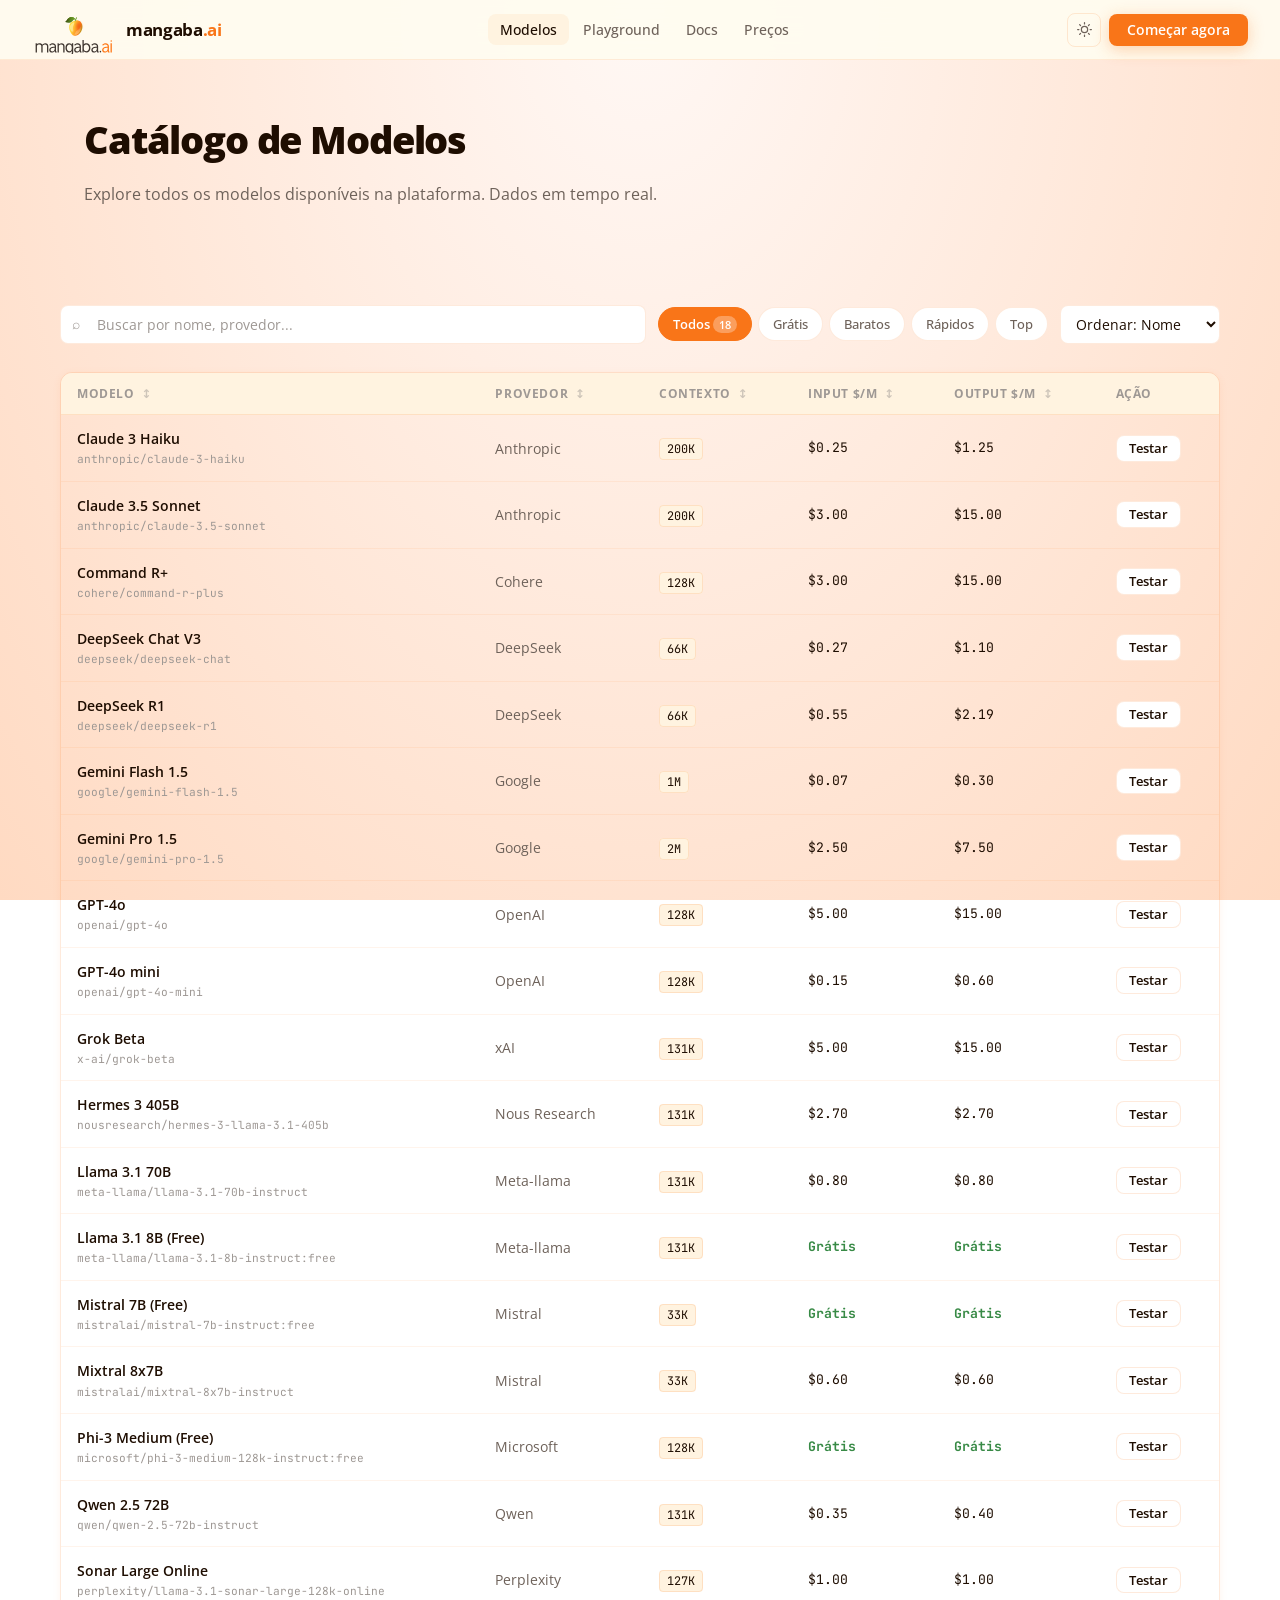
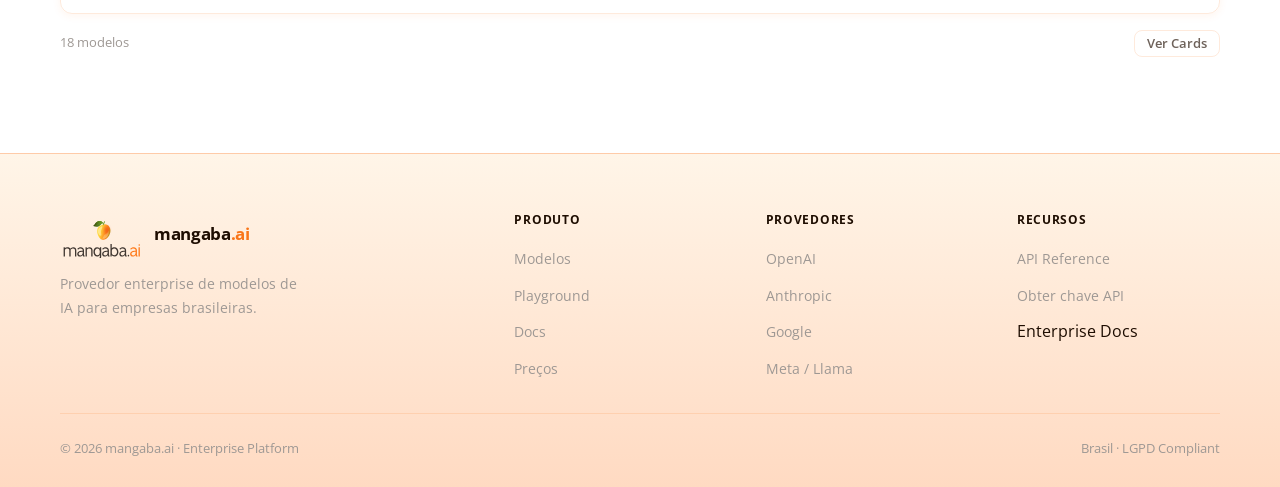
<file: models.html>
﻿<!DOCTYPE html>
<html lang="pt-BR">
<head>
  <meta charset="UTF-8">
  <meta name="viewport" content="width=device-width, initial-scale=1.0">
  <title>Catálogo de Modelos — mangaba.ai</title>
  <meta name="description" content="Explore todos os modelos de IA disponíveis na plataforma mangaba.ai.">
  <link rel="icon" type="image/svg+xml" href="favicon.svg">
  <link rel="stylesheet" href="style.css">
</head>
<body>
<script>
(function(){var s=localStorage.getItem('mangaba_theme');if(s==='dark')document.documentElement.classList.add('dark');})();
</script>
<nav class="navbar">
  <a href="index.html" class="nav-logo" style="gap:8px">
    <img src="logo.svg" alt="Mangaba AI" style="height:48px;width:auto;display:block;flex-shrink:0">
    <span class="logo-text"><span class="logo-main">mangaba</span><span class="logo-accent">.ai</span></span>
  </a>
  <ul class="nav-links">
    <li><a href="models.html" class="active">Modelos</a></li>
    <li><a href="playground.html">Playground</a></li>
    <li><a href="docs.html">Docs</a></li>
    <li><a href="index.html#pricing">Preços</a></li>
  </ul>
  <div class="nav-actions">
    <button class="theme-toggle" id="themeToggle" aria-label="Alternar tema"><svg id="themeIcon" width="15" height="15" viewBox="0 0 24 24" fill="none" stroke="currentColor" stroke-width="2" stroke-linecap="round" stroke-linejoin="round"><circle cx="12" cy="12" r="5"/><path d="M12 1v2M12 21v2M4.22 4.22l1.42 1.42M18.36 18.36l1.42 1.42M1 12h2M21 12h2M4.22 19.78l1.42-1.42M18.36 5.64l1.42-1.42"/></svg></button>
    <a href="playground.html" class="btn btn-primary">Começar agora</a>
  </div>
  <button class="hamburger" aria-label="Menu"><span></span><span></span><span></span></button>
</nav>
<div class="mobile-menu">
  <a href="index.html">Início</a>
  <a href="models.html">Modelos</a>
  <a href="playground.html">Playground</a>
  <a href="docs.html">Documentação</a>
  <a href="playground.html" class="btn btn-primary" style="margin-top:8px;justify-content:center">Começar agora</a>
</div>

<div style="padding:48px 24px 0;max-width:1160px;margin:0 auto">
  <h1 style="font-size:clamp(1.8rem,3.5vw,2.4rem);font-weight:800;margin-bottom:10px;letter-spacing:-0.03em;color:var(--foreground)">Catálogo de Modelos</h1>
  <p style="color:var(--foreground-muted);font-size:1rem;line-height:1.7">Explore todos os modelos disponíveis na plataforma. Dados em tempo real.</p>
</div>

<main class="section">
  <div class="container">
    <div class="search-bar">
      <div class="search-input-wrap">
        <span class="search-icon">⌕</span>
        <input type="text" class="search-input" id="modelSearch" placeholder="Buscar por nome, provedor...">
      </div>
      <div class="filter-tabs">
        <button class="filter-tab active" data-filter="all">Todos <span class="model-count-badge" id="countAll">...</span></button>
        <button class="filter-tab" data-filter="free">Grátis</button>
        <button class="filter-tab" data-filter="cheap">Baratos</button>
        <button class="filter-tab" data-filter="fast">Rápidos</button>
        <button class="filter-tab" data-filter="top">Top</button>
      </div>
      <div>
        <select class="form-control" id="sortSelect" style="width:auto;min-width:160px;background:var(--background-card);border-color:var(--border);color:var(--foreground)">
          <option value="name">Ordenar: Nome</option>
          <option value="price_asc">Preço: Menor</option>
          <option value="price_desc">Preço: Maior</option>
          <option value="context">Contexto</option>
        </select>
      </div>
    </div>
    <div class="models-table-wrap">
      <table class="models-table" id="modelsTable">
        <thead>
          <tr>
            <th data-sort="name">Modelo <span class="sort-arrow">↕</span></th>
            <th data-sort="provider">Provedor <span class="sort-arrow">↕</span></th>
            <th data-sort="context">Contexto <span class="sort-arrow">↕</span></th>
            <th data-sort="input">Input $/M <span class="sort-arrow">↕</span></th>
            <th data-sort="output">Output $/M <span class="sort-arrow">↕</span></th>
            <th>Ação</th>
          </tr>
        </thead>
        <tbody id="modelsTableBody">
          <tr><td colspan="6" style="text-align:center;padding:48px;color:var(--foreground-faint)">Carregando modelos...</td></tr>
        </tbody>
      </table>
    </div>
    <div id="modelsGrid" class="models-grid" style="margin-top:20px;display:none"></div>
    <div style="margin-top:16px;display:flex;justify-content:space-between;align-items:center">
      <span id="modelCount" style="font-size:0.82rem;color:var(--foreground-faint)"></span>
      <div style="display:flex;gap:8px">
        <button class="btn btn-ghost btn-sm" id="toggleView" onclick="toggleView()">Ver Cards</button>
      </div>
    </div>
  </div>
</main>

<footer class="footer">
  <div class="footer-grid">
    <div class="footer-brand">
      <a href="index.html" class="nav-logo">
        <img src="logo.svg" alt="Mangaba AI" style="height:48px;width:auto;display:block;flex-shrink:0">
        <span class="logo-text"><span class="logo-main">mangaba</span><span class="logo-accent">.ai</span></span>
      </a>
      <p>Provedor enterprise de modelos de IA para empresas brasileiras.</p>
    </div>
    <div class="footer-col"><h4>Produto</h4><ul><li><a href="models.html">Modelos</a></li><li><a href="playground.html">Playground</a></li><li><a href="docs.html">Docs</a></li><li><a href="index.html#pricing">Preços</a></li></ul></div>
    <div class="footer-col"><h4>Provedores</h4><ul><li><a href="#">OpenAI</a></li><li><a href="#">Anthropic</a></li><li><a href="#">Google</a></li><li><a href="#">Meta / Llama</a></li></ul></div>
    <div class="footer-col"><h4>Recursos</h4><ul><li><a href="docs.html">API Reference</a></li><li><a href="https://openrouter.ai/keys" target="_blank">Obter chave API</a></li><li>Enterprise Docs</li></ul></div>
  </div>
  <div class="footer-bottom">
    <span>© 2026 mangaba.ai · Enterprise Platform</span>
    <span>Brasil · LGPD Compliant</span>
  </div>
</footer>

<div id="toast-container"></div>
<script src="script.js"></script>
<script>
// Dark mode toggle
(function(){
  function updateIcon(){var d=document.documentElement.classList.contains('dark');var el=document.getElementById('themeIcon');if(el)el.innerHTML=d?'<path d="M21 12.79A9 9 0 1 1 11.21 3 7 7 0 0 0 21 12.79z" fill="currentColor" stroke="none"/>':'<circle cx="12" cy="12" r="5"/><path d="M12 1v2M12 21v2M4.22 4.22l1.42 1.42M18.36 18.36l1.42 1.42M1 12h2M21 12h2M4.22 19.78l1.42-1.42M18.36 5.64l1.42-1.42"/>';}
  updateIcon();
  var btn=document.getElementById('themeToggle');if(btn)btn.addEventListener('click',function(){document.documentElement.classList.toggle('dark');localStorage.setItem('mangaba_theme',document.documentElement.classList.contains('dark')?'dark':'light');updateIcon();});
})();
</script>
<script>
(function() {
  var allModels = [];
  var filteredModels = [];
  var currentFilter = 'all';
  var searchQuery = '';
  var sortBy = 'name';
  var tableView = true;

  function formatPriceTable(str) {
    var p = parseFloat(str);
    if (isNaN(p) || p === 0) return '<span class="price-free">Grátis</span>';
    var m = p * 1000000;
    if (m < 0.01) return '$' + m.toFixed(4);
    return '$' + m.toFixed(2);
  }

  function getFilteredSorted() {
    var result = allModels.slice();
    if (searchQuery) {
      var q = searchQuery.toLowerCase();
      result = result.filter(function(m) {
        return (m.name||'').toLowerCase().includes(q) || (m.id||'').toLowerCase().includes(q) || getProvider(m).toLowerCase().includes(q);
      });
    }
    if (currentFilter !== 'all') {
      result = result.filter(function(m) {
        var price = parseFloat(m.pricing && m.pricing.prompt || '0');
        if (currentFilter === 'free') return price === 0;
        if (currentFilter === 'cheap') return price > 0 && price * 1000000 < 0.5;
        if (currentFilter === 'fast') { var id = m.id||''; return id.includes('flash')||id.includes('haiku')||id.includes('mini')||id.includes('turbo'); }
        if (currentFilter === 'top') { var id = m.id||''; return id.includes('gpt-4o')||id.includes('claude-3.5')||id.includes('gemini-pro')||id.includes('70b')||id.includes('405b'); }
        return true;
      });
    }
    result.sort(function(a,b) {
      if (sortBy === 'name') return (a.name||'').localeCompare(b.name||'');
      if (sortBy === 'provider') return getProvider(a).localeCompare(getProvider(b));
      if (sortBy === 'context') return (b.context_length||0) - (a.context_length||0);
      if (sortBy === 'input' || sortBy === 'price_asc') return parseFloat(a.pricing&&a.pricing.prompt||'0') - parseFloat(b.pricing&&b.pricing.prompt||'0');
      if (sortBy === 'output' || sortBy === 'price_desc') return parseFloat(b.pricing&&b.pricing.prompt||'0') - parseFloat(a.pricing&&a.pricing.prompt||'0');
      return 0;
    });
    return result;
  }

  function renderTable(models) {
    var tbody = document.getElementById('modelsTableBody');
    if (!models.length) { tbody.innerHTML = '<tr><td colspan="6" style="text-align:center;padding:48px;color:var(--foreground-faint)">Nenhum modelo encontrado</td></tr>'; return; }
    tbody.innerHTML = models.map(function(m) {
      var provider = getProvider(m);
      var ctx = formatContext(m.context_length||(m.top_provider&&m.top_provider.context_length)||0);
      var inp = formatPriceTable(m.pricing&&m.pricing.prompt||'0');
      var out = formatPriceTable(m.pricing&&m.pricing.completion||'0');
      var shortName = (m.name||m.id||'').replace(/^[^/]+\//,'');
      return '<tr>' +
        '<td><div class="model-name-cell">' + shortName + '</div><div style="font-size:0.7rem;color:var(--foreground-faint);font-family:var(--font-mono)">' + (m.id||'') + '</div></td>' +
        '<td style="color:var(--foreground-muted);font-size:0.875rem">' + provider + '</td>' +
        '<td><span class="ctx-badge">' + ctx + '</span></td>' +
        '<td class="price-cell">' + inp + '</td>' +
        '<td class="price-cell">' + out + '</td>' +
        '<td><a href="playground.html?model=' + encodeURIComponent(m.id) + '" class="btn btn-sm btn-secondary">Testar</a></td>' +
        '</tr>';
    }).join('');
  }

  function render() {
    filteredModels = getFilteredSorted();
    document.getElementById('modelCount').textContent = filteredModels.length + ' modelos';
    document.getElementById('countAll').textContent = allModels.length;
    if (tableView) {
      renderTable(filteredModels);
    } else {
      renderModelCards(filteredModels, document.getElementById('modelsGrid'));
    }
  }

  window.toggleView = function() {
    tableView = !tableView;
    document.getElementById('modelsTable').style.display = tableView ? '' : 'none';
    document.getElementById('modelsGrid').style.display = tableView ? 'none' : 'grid';
    document.getElementById('toggleView').textContent = tableView ? 'Ver Cards' : 'Ver Tabela';
    render();
  };

  document.getElementById('modelSearch').addEventListener('input', function(e) { searchQuery = e.target.value; render(); });
  document.getElementById('sortSelect').addEventListener('change', function(e) { sortBy = e.target.value; render(); });
  document.querySelectorAll('.filter-tab').forEach(function(tab) {
    tab.addEventListener('click', function() {
      document.querySelectorAll('.filter-tab').forEach(function(t) { t.classList.remove('active'); });
      tab.classList.add('active');
      currentFilter = tab.dataset.filter;
      render();
    });
  });
  document.querySelectorAll('th[data-sort]').forEach(function(th) {
    th.addEventListener('click', function() {
      sortBy = th.dataset.sort;
      document.querySelectorAll('th').forEach(function(t) { t.classList.remove('sorted'); });
      th.classList.add('sorted');
      render();
    });
  });

  // Skeleton loading row
  var tbody = document.getElementById('modelsTableBody');
  tbody.innerHTML = '<tr><td colspan="6" style="text-align:center;padding:48px"><div style="display:inline-block;width:200px;height:12px;background:linear-gradient(90deg,var(--background-subtle) 25%,var(--border) 50%,var(--background-subtle) 75%);background-size:200% 100%;animation:shimmer 1.4s infinite;border-radius:4px"></div></td></tr>';

  fetchModels().then(function(models) {
    allModels = models;
    render();
  });

  // Hamburger
  var hamburger = document.querySelector('.hamburger');
  var mobileMenu = document.querySelector('.mobile-menu');
  if (hamburger) hamburger.addEventListener('click', function() { mobileMenu.classList.toggle('open'); });
})();
</script>
</body>
</html>
</file>
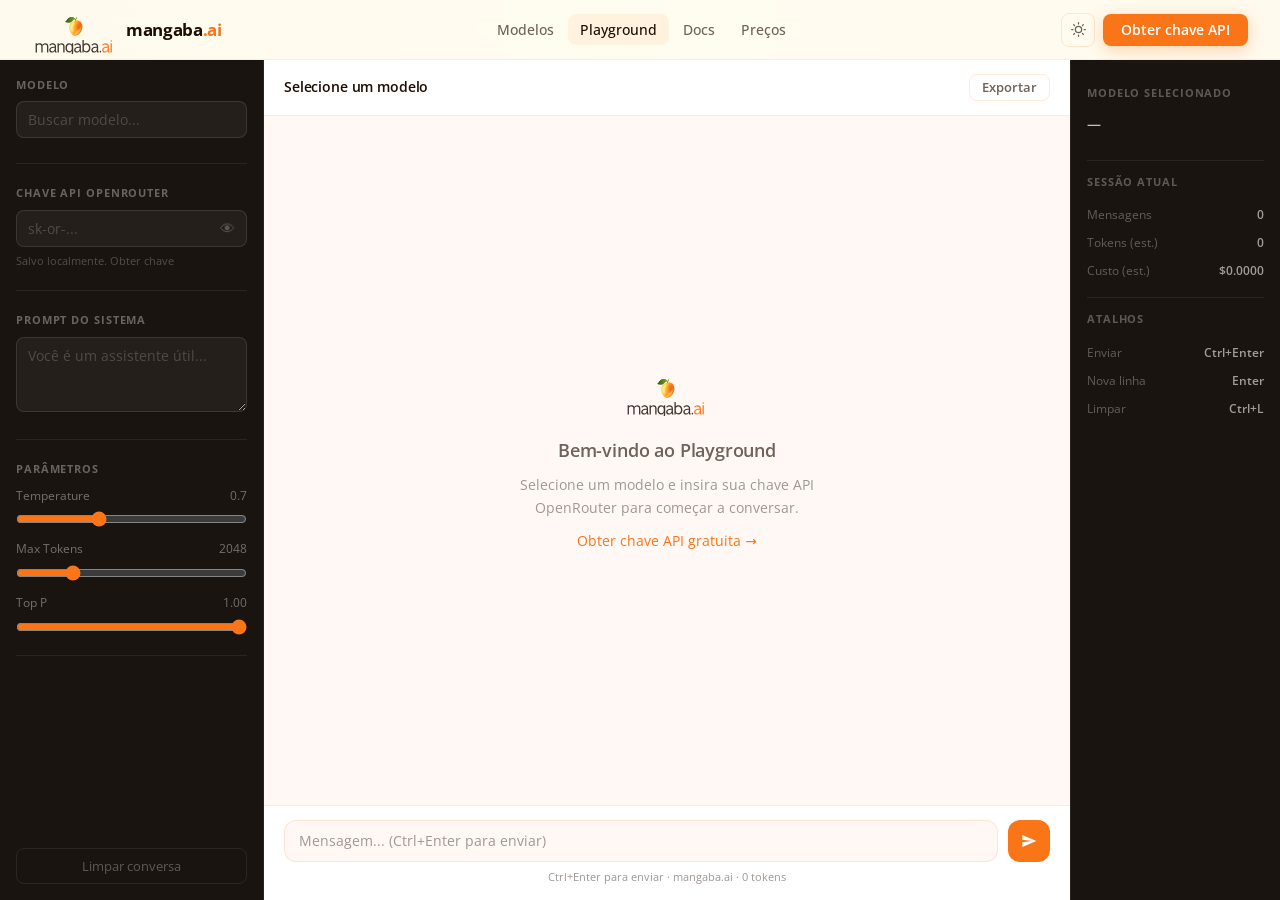
<file: playground.html>
﻿<!DOCTYPE html>
<html lang="pt-BR">
<head>
  <meta charset="UTF-8">
  <meta name="viewport" content="width=device-width, initial-scale=1.0">
  <title>Playground — mangaba.ai</title>
  <link rel="icon" type="image/svg+xml" href="favicon.svg">
  <link rel="stylesheet" href="style.css">
  <style>
    body { overflow: hidden; }
  </style>
</head>
<body class="playground-page">
<script>(function(){var s=localStorage.getItem('mangaba_theme');if(s==='dark')document.documentElement.classList.add('dark');})();</script>
<nav class="navbar">
  <a href="index.html" class="nav-logo">
    <img src="logo.svg" alt="Mangaba AI" style="height:48px;width:auto;display:block;flex-shrink:0">
    <span class="logo-text"><span class="logo-main">mangaba</span><span class="logo-accent">.ai</span></span>
  </a>
  <ul class="nav-links">
    <li><a href="models.html">Modelos</a></li>
    <li><a href="playground.html" class="active">Playground</a></li>
    <li><a href="docs.html">Docs</a></li>
    <li><a href="index.html#pricing">Preços</a></li>
  </ul>
  <div class="nav-actions">
    <button class="theme-toggle" id="themeToggle" aria-label="Alternar tema"><svg id="themeIcon" width="15" height="15" viewBox="0 0 24 24" fill="none" stroke="currentColor" stroke-width="2" stroke-linecap="round" stroke-linejoin="round"><circle cx="12" cy="12" r="5"/><path d="M12 1v2M12 21v2M4.22 4.22l1.42 1.42M18.36 18.36l1.42 1.42M1 12h2M21 12h2M4.22 19.78l1.42-1.42M18.36 5.64l1.42-1.42"/></svg></button>
    <a href="https://openrouter.ai/keys" target="_blank" class="btn btn-primary">Obter chave API</a>
  </div>
  <button class="hamburger" aria-label="Menu"><span></span><span></span><span></span></button>
</nav>
<div class="mobile-menu">
  <a href="index.html">Início</a>
  <a href="models.html">Modelos</a>
  <a href="playground.html">Playground</a>
  <a href="docs.html">Documentação</a>
</div>

<div class="playground-layout">
  <!-- LEFT SIDEBAR — dark like Claude -->
  <div class="playground-sidebar" id="sidebar">
    <div>
      <div class="sidebar-label">Modelo</div>
      <div class="model-search-dropdown">
        <input type="text" class="form-control" id="modelSearchInput" placeholder="Buscar modelo..." autocomplete="off">
        <div class="model-search-list" id="modelDropdown"></div>
      </div>
      <div style="font-size:0.72rem;color:rgba(250,249,245,0.3);margin-top:5px" id="selectedModelInfo"></div>
    </div>
    <hr class="separator">
    <div>
      <div class="sidebar-label">Chave API OpenRouter</div>
      <div class="form-group">
        <div class="api-key-wrap">
          <input type="password" class="form-control" id="apiKeyInput" placeholder="sk-or-...">
          <button class="api-key-toggle" onclick="toggleApiKey()" title="Mostrar/ocultar">👁</button>
        </div>
        <div style="font-size:0.7rem;color:rgba(250,249,245,0.25);margin-top:5px">Salvo localmente. <a href="https://openrouter.ai/keys" target="_blank" style="color:var(--accent)">Obter chave</a></div>
      </div>
    </div>
    <hr class="separator">
    <div>
      <div class="sidebar-label">Prompt do Sistema</div>
      <textarea class="form-control" id="systemPrompt" placeholder="Você é um assistente útil..." rows="3"></textarea>
    </div>
    <hr class="separator">
    <div>
      <div class="sidebar-label">Parâmetros</div>
      <div class="form-group">
        <div class="slider-group">
          <div class="slider-label"><span>Temperature</span><span id="tempVal">0.7</span></div>
          <input type="range" id="temperature" min="0" max="2" step="0.1" value="0.7" oninput="document.getElementById('tempVal').textContent=this.value">
        </div>
      </div>
      <div class="form-group" style="margin-top:12px">
        <div class="slider-group">
          <div class="slider-label"><span>Max Tokens</span><span id="maxTokVal">2048</span></div>
          <input type="range" id="maxTokens" min="256" max="8192" step="256" value="2048" oninput="document.getElementById('maxTokVal').textContent=this.value">
        </div>
      </div>
      <div class="form-group" style="margin-top:12px">
        <div class="slider-group">
          <div class="slider-label"><span>Top P</span><span id="topPVal">1.00</span></div>
          <input type="range" id="topP" min="0" max="1" step="0.05" value="1" oninput="document.getElementById('topPVal').textContent=parseFloat(this.value).toFixed(2)">
        </div>
      </div>
    </div>
    <hr class="separator">
    <button class="clear-btn" onclick="clearChat()">Limpar conversa</button>
  </div>

  <!-- MAIN CHAT -->
  <div class="playground-main">
    <div class="chat-header">
      <div>
        <div class="chat-model-name" id="chatModelName">Selecione um modelo</div>
        <div class="chat-stats" id="chatStats"></div>
      </div>
      <div style="display:flex;gap:8px">
        <button class="btn btn-ghost btn-sm" onclick="exportChat()">Exportar</button>
        <button class="btn btn-ghost btn-sm" id="mobileMenuBtn" onclick="toggleSidebar()" style="display:none">Config</button>
      </div>
    </div>
    <div class="chat-messages" id="chatMessages">
      <div class="chat-welcome">
        <div style="margin-bottom:20px">
          <img src="logo.svg" alt="Mangaba AI" style="height:48px;width:auto;display:block;flex-shrink:0">
        </div>
        <h3>Bem-vindo ao Playground</h3>
        <p>Selecione um modelo e insira sua chave API OpenRouter para começar a conversar.</p>
        <p style="margin-top:10px"><a href="https://openrouter.ai/keys" target="_blank">Obter chave API gratuita →</a></p>
      </div>
    </div>
    <div class="chat-input-area">
      <div class="chat-input-row">
        <textarea class="chat-input" id="chatInput" placeholder="Mensagem... (Ctrl+Enter para enviar)" rows="1"></textarea>
        <button class="send-btn" id="sendBtn" onclick="sendMessage()" title="Enviar">
          <svg width="16" height="16" viewBox="0 0 24 24" fill="currentColor"><path d="M2.01 21L23 12 2.01 3 2 10l15 2-15 2z"/></svg>
        </button>
      </div>
      <div style="font-size:0.7rem;color:var(--foreground-faint);margin-top:6px;text-align:center">
        Ctrl+Enter para enviar · mangaba.ai · <span id="tokenCount">0 tokens</span>
      </div>
    </div>
  </div>

  <!-- RIGHT PANEL -->
  <div class="playground-right model-info-panel">
    <div class="info-section">
      <div class="info-title">Modelo Selecionado</div>
      <div id="rightModelName" style="font-weight:600;font-size:0.875rem;color:rgba(250,249,245,0.75);margin-bottom:12px">—</div>
      <div id="rightModelDetails"></div>
    </div>
    <hr class="separator">
    <div class="info-section">
      <div class="info-title">Sessão Atual</div>
      <div class="info-row"><span class="info-key">Mensagens</span><span class="info-val" id="msgCount">0</span></div>
      <div class="info-row"><span class="info-key">Tokens (est.)</span><span class="info-val" id="tokenCountRight">0</span></div>
      <div class="info-row"><span class="info-key">Custo (est.)</span><span class="info-val" id="costEstimate">$0.0000</span></div>
    </div>
    <hr class="separator">
    <div class="info-section">
      <div class="info-title">Atalhos</div>
      <div class="info-row"><span class="info-key">Enviar</span><span class="info-val">Ctrl+Enter</span></div>
      <div class="info-row"><span class="info-key">Nova linha</span><span class="info-val">Enter</span></div>
      <div class="info-row"><span class="info-key">Limpar</span><span class="info-val">Ctrl+L</span></div>
    </div>
  </div>
</div>

<div id="toast-container"></div>
<script src="script.js"></script>
<script>
(function(){function updateIcon(){var d=document.documentElement.classList.contains('dark');var el=document.getElementById('themeIcon');if(el)el.innerHTML=d?'<path d="M21 12.79A9 9 0 1 1 11.21 3 7 7 0 0 0 21 12.79z" fill="currentColor" stroke="none"/>':'<circle cx="12" cy="12" r="5"/><path d="M12 1v2M12 21v2M4.22 4.22l1.42 1.42M18.36 18.36l1.42 1.42M1 12h2M21 12h2M4.22 19.78l1.42-1.42M18.36 5.64l1.42-1.42"/>';}
updateIcon();
var btn=document.getElementById('themeToggle');if(btn)btn.addEventListener('click',function(){document.documentElement.classList.toggle('dark');localStorage.setItem('mangaba_theme',document.documentElement.classList.contains('dark')?'dark':'light');updateIcon();});})();
</script>
<script>
var selectedModel = null;
var allModels = [];
var messages = [];
var totalTokens = 0;
var isStreaming = false;

if (window.innerWidth <= 768) {
  document.getElementById('mobileMenuBtn').style.display = 'flex';
}
window.toggleSidebar = function() {
  document.getElementById('sidebar').classList.toggle('mobile-open');
};

var savedKey = localStorage.getItem('mangaba_api_key') || '';
document.getElementById('apiKeyInput').value = savedKey;
document.getElementById('apiKeyInput').addEventListener('change', function() {
  localStorage.setItem('mangaba_api_key', this.value);
});

window.toggleApiKey = function() {
  var inp = document.getElementById('apiKeyInput');
  inp.type = inp.type === 'password' ? 'text' : 'password';
};

var modelSearchInput = document.getElementById('modelSearchInput');
var modelDropdown = document.getElementById('modelDropdown');

function renderDropdown(models) {
  if (!models.length) {
    modelDropdown.innerHTML = '<div class="model-option" style="color:rgba(250,249,245,0.3)">Nenhum modelo encontrado</div>';
    modelDropdown.classList.add('open');
    return;
  }
  modelDropdown.innerHTML = models.slice(0, 50).map(function(m) {
    var shortName = (m.name || m.id || '').replace(/^[^\/]+\//, '');
    var provider = getProvider(m);
    var price = formatPricePlain(m.pricing && m.pricing.prompt || '0');
    return '<div class="model-option" data-id="' + (m.id||'') + '">' +
      '<div class="model-option-name">' + shortName + '</div>' +
      '<div class="model-option-sub">' + provider + ' · ' + price + '</div>' +
      '</div>';
  }).join('');
  modelDropdown.classList.add('open');
}

modelSearchInput.addEventListener('input', function() {
  var q = this.value.toLowerCase();
  if (!q) { modelDropdown.classList.remove('open'); return; }
  renderDropdown(allModels.filter(function(m) {
    return (m.name||'').toLowerCase().includes(q) || (m.id||'').toLowerCase().includes(q);
  }));
});

modelSearchInput.addEventListener('focus', function() {
  if (allModels.length && !this.value) renderDropdown(allModels.slice(0, 20));
});

document.addEventListener('click', function(e) {
  if (!modelSearchInput.contains(e.target) && !modelDropdown.contains(e.target)) {
    modelDropdown.classList.remove('open');
  }
});

modelDropdown.addEventListener('click', function(e) {
  var opt = e.target.closest('.model-option');
  if (!opt || !opt.dataset.id) return;
  selectedModel = allModels.find(function(m) { return m.id === opt.dataset.id; });
  if (selectedModel) {
    var shortName = (selectedModel.name || selectedModel.id || '').replace(/^[^\/]+\//, '');
    modelSearchInput.value = shortName;
    modelDropdown.classList.remove('open');
    updateModelInfo();
    showToast('Modelo: ' + shortName, 'success');
  }
});

function updateModelInfo() {
  if (!selectedModel) return;
  var shortName = (selectedModel.name || selectedModel.id || '').replace(/^[^\/]+\//, '');
  document.getElementById('chatModelName').textContent = shortName;
  document.getElementById('rightModelName').textContent = shortName;
  var ctx = formatContext(selectedModel.context_length || 0);
  var inp = formatPricePlain(selectedModel.pricing && selectedModel.pricing.prompt || '0');
  var out = formatPricePlain(selectedModel.pricing && selectedModel.pricing.completion || '0');
  document.getElementById('rightModelDetails').innerHTML =
    '<div class="info-row"><span class="info-key">Contexto</span><span class="info-val">' + ctx + '</span></div>' +
    '<div class="info-row"><span class="info-key">Input</span><span class="info-val">' + inp + '</span></div>' +
    '<div class="info-row"><span class="info-key">Output</span><span class="info-val">' + out + '</span></div>';
  document.getElementById('selectedModelInfo').textContent = getProvider(selectedModel) + ' · ' + ctx;
}

var urlParams = new URLSearchParams(window.location.search);
var modelParam = urlParams.get('model');

fetchModels().then(function(models) {
  allModels = models;
  if (modelParam) {
    selectedModel = models.find(function(m) { return m.id === modelParam; });
    if (selectedModel) {
      modelSearchInput.value = (selectedModel.name || selectedModel.id || '').replace(/^[^\/]+\//, '');
      updateModelInfo();
    }
  }
});

function appendMessage(role, content) {
  var welcome = document.querySelector('.chat-welcome');
  if (welcome) welcome.remove();
  var container = document.getElementById('chatMessages');
  var div = document.createElement('div');
  div.className = 'message ' + role;
  div.innerHTML = '<div class="message-role">' + (role === 'user' ? 'Você' : (selectedModel ? (selectedModel.name||'').replace(/^[^\/]+\//,'') : 'Assistente')) + '</div>' +
    '<div class="message-bubble" id="msg-' + messages.length + '">' + escapeHtml(content) + '</div>' +
    '<div class="message-actions"><button class="msg-action-btn" onclick="copyMsg(this)">Copiar</button></div>';
  container.appendChild(div);
  container.scrollTop = container.scrollHeight;
  return div.querySelector('.message-bubble');
}

function appendStreamingMessage() {
  var welcome = document.querySelector('.chat-welcome');
  if (welcome) welcome.remove();
  var container = document.getElementById('chatMessages');
  var div = document.createElement('div');
  div.className = 'message assistant';
  var modelName = selectedModel ? (selectedModel.name||'').replace(/^[^\/]+\//,'') : 'Assistente';
  div.innerHTML = '<div class="message-role">' + modelName + '</div>' +
    '<div class="message-bubble" id="streaming-bubble"></div>' +
    '<div class="message-actions"><button class="msg-action-btn" onclick="copyMsg(this)">Copiar</button></div>';
  container.appendChild(div);
  container.scrollTop = container.scrollHeight;
  return document.getElementById('streaming-bubble');
}

function escapeHtml(text) {
  return text.replace(/&/g,'&amp;').replace(/</g,'&lt;').replace(/>/g,'&gt;').replace(/"/g,'&quot;');
}

window.copyMsg = function(btn) {
  var bubble = btn.closest('.message').querySelector('.message-bubble');
  copyToClipboard(bubble.textContent);
};

window.clearChat = function() {
  messages = [];
  totalTokens = 0;
  document.getElementById('chatMessages').innerHTML =
    '<div class="chat-welcome">' +
    '<div style="margin-bottom:20px"><img src="logo.svg" alt="Mangaba AI" style="height:48px;width:auto;display:block;flex-shrink:0"></div>' +
    '<h3>Conversa limpa</h3><p>Comece uma nova conversa!</p></div>';
  updateStats();
};

window.exportChat = function() {
  if (!messages.length) { showToast('Nenhuma mensagem para exportar', 'error'); return; }
  var text = messages.map(function(m) { return '[' + m.role.toUpperCase() + ']\n' + m.content + '\n'; }).join('\n---\n\n');
  var blob = new Blob([text], {type:'text/plain'});
  var a = document.createElement('a');
  a.href = URL.createObjectURL(blob);
  a.download = 'chat-mangabarouter.txt';
  a.click();
};

function updateStats() {
  var est = messages.reduce(function(s,m) { return s + Math.ceil(m.content.length/4); }, 0);
  totalTokens = est;
  document.getElementById('tokenCount').textContent = est + ' tokens (est.)';
  document.getElementById('msgCount').textContent = messages.length;
  document.getElementById('tokenCountRight').textContent = est;
  var inputPrice = selectedModel ? parseFloat(selectedModel.pricing && selectedModel.pricing.prompt || '0') : 0;
  document.getElementById('costEstimate').textContent = '$' + (inputPrice * est).toFixed(6);
}

window.sendMessage = async function() {
  if (isStreaming) return;
  var input = document.getElementById('chatInput');
  var content = input.value.trim();
  if (!content) return;
  var apiKey = document.getElementById('apiKeyInput').value.trim();
  if (!apiKey) { showToast('Insira sua chave API OpenRouter', 'error'); return; }
  if (!selectedModel) { showToast('Selecione um modelo primeiro', 'error'); return; }
  input.value = '';
  input.style.height = '42px';
  messages.push({role:'user', content:content});
  appendMessage('user', content);
  updateStats();
  isStreaming = true;
  document.getElementById('sendBtn').disabled = true;
  var bubble = appendStreamingMessage();
  var fullContent = '';
  try {
    var systemPrompt = document.getElementById('systemPrompt').value.trim();
    var temperature = parseFloat(document.getElementById('temperature').value);
    var maxTokens = parseInt(document.getElementById('maxTokens').value);
    var topP = parseFloat(document.getElementById('topP').value);
    var msgPayload = messages.slice();
    if (systemPrompt) msgPayload = [{role:'system',content:systemPrompt}].concat(msgPayload);
    var response = await fetch('https://openrouter.ai/api/v1/chat/completions', {
      method: 'POST',
      headers: {
        'Authorization': 'Bearer ' + apiKey,
        'HTTP-Referer': 'https://dheiver2.github.io/mangabarouter',
        'X-Title': 'MangabaRouter',
        'Content-Type': 'application/json'
      },
      body: JSON.stringify({
        model: selectedModel.id,
        messages: msgPayload,
        stream: true,
        temperature: temperature,
        max_tokens: maxTokens,
        top_p: topP
      })
    });
    if (!response.ok) {
      var errData = await response.json().catch(function() { return {}; });
      throw new Error(errData.error && errData.error.message || 'HTTP ' + response.status);
    }
    var reader = response.body.getReader();
    var decoder = new TextDecoder();
    while (true) {
      var _ref = await reader.read();
      if (_ref.done) break;
      var lines = decoder.decode(_ref.value).split('\n');
      for (var i = 0; i < lines.length; i++) {
        var line = lines[i].trim();
        if (!line || line === 'data: [DONE]') continue;
        if (line.startsWith('data: ')) {
          try {
            var json = JSON.parse(line.slice(6));
            var delta = json.choices && json.choices[0] && json.choices[0].delta;
            if (delta && delta.content) {
              fullContent += delta.content;
              bubble.textContent = fullContent;
              document.getElementById('chatMessages').scrollTop = document.getElementById('chatMessages').scrollHeight;
            }
          } catch(e) {}
        }
      }
    }
    if (fullContent) { messages.push({role:'assistant',content:fullContent}); bubble.id=''; updateStats(); }
  } catch(err) {
    bubble.innerHTML = '<span style="color:#C06060">Erro: ' + escapeHtml(err.message) + '</span>';
    showToast('Erro: ' + err.message, 'error');
  } finally {
    isStreaming = false;
    document.getElementById('sendBtn').disabled = false;
  }
};

document.getElementById('chatInput').addEventListener('keydown', function(e) {
  if (e.key === 'Enter' && e.ctrlKey) { e.preventDefault(); sendMessage(); }
});
document.addEventListener('keydown', function(e) {
  if (e.ctrlKey && e.key === 'l') { e.preventDefault(); clearChat(); }
});
document.getElementById('chatInput').addEventListener('input', function() {
  this.style.height = '42px';
  this.style.height = Math.min(this.scrollHeight, 140) + 'px';
});

// Hamburger
var hamburger = document.querySelector('.hamburger');
var mobileMenu = document.querySelector('.mobile-menu');
if (hamburger) hamburger.addEventListener('click', function() { mobileMenu.classList.toggle('open'); });
</script>
</body>
</html>
</file>
<file: style.css>
/* mangaba.ai — Design System
   Brand Brief: Open Sans + JetBrains Mono, HSL tokens, warm palette, dark mode
*/
@import url('https://fonts.googleapis.com/css2?family=Open+Sans:wght@400;500;600;700;800&family=JetBrains+Mono:wght@400;600&display=swap');

/* ── CSS TOKENS ── */
:root {
  --background:         #FFF8F5;
  --background-warm:    #FFDAC2;
  --background-subtle:  #FFF3E0;
  --background-card:    #FFFFFF;
  --foreground:         #1E0D01;
  --foreground-muted:   #6E625A;
  --foreground-faint:   #9E9894;

  --primary:            #F97518;
  --primary-hover:      #C25B11;
  --primary-fg:         #FFFFFF;
  --primary-subtle:     #FFF3E0;

  --border:             rgba(249,117,24,0.15);
  --border-subtle:      rgba(249,117,24,0.08);

  --dark-bg:            #1A1410;
  --dark-surface:       hsl(20,8%,15%);
  --dark-border:        hsla(0,0%,100%,0.07);

  --radius:    8px;
  --radius-lg: 12px;
  --radius-xl: 20px;
  --shadow-sm: 0 2px 8px rgba(249,117,24,0.07);
  --shadow:    0 6px 24px rgba(249,117,24,0.10);
  --shadow-lg: 0 16px 48px rgba(249,117,24,0.12);
  --shadow-orange: 0 4px 20px rgba(249,117,24,0.25);
  --transition: 0.18s ease;

  --font:      'Open Sans', ui-sans-serif, system-ui, sans-serif;
  --font-mono: 'JetBrains Mono', ui-monospace, 'SFMono-Regular', Consolas, monospace;
}

/* Dark mode overrides */
html.dark {
  --background:         #1A1410;
  --background-subtle:  hsl(20,8%,17%);
  --background-card:    hsl(20,7%,14%);
  --foreground:         hsl(48,38%,95%);
  --foreground-muted:   hsl(30,8%,62%);
  --foreground-faint:   hsl(30,6%,45%);
  --border:             rgba(249,117,24,0.2);
  --border-subtle:      hsl(20,5%,18%);
  --primary-subtle:     rgba(249,117,24,0.15);
}
html.dark .navbar {
  background: rgba(28,25,23,0.92);
}
html.dark .mobile-menu {
  background: hsl(20,7%,11%);
  border-color: hsl(20,6%,22%);
}
html.dark .stats-bar {
  background: hsl(20,8%,17%);
  border-color: rgba(249,117,24,0.15);
}
html.dark .footer {
  background: hsl(20,8%,17%);
  border-color: rgba(249,117,24,0.15);
}
html.dark .footer-bottom {
  border-color: hsl(20,6%,22%);
}
html.dark .search-input,
html.dark .filter-tab {
  background: hsl(20,7%,14%);
  border-color: hsl(20,6%,22%);
  color: hsl(48,38%,95%);
}
html.dark .models-table-wrap {
  border-color: hsl(20,6%,22%);
}
html.dark .models-table thead tr {
  background: hsl(20,8%,17%);
}
html.dark .models-table tbody tr:hover {
  background: hsl(20,8%,17%);
}
html.dark .ctx-badge {
  background: hsl(20,8%,17%);
  border-color: hsl(20,6%,22%);
}

/* ── BASE ── */
*, *::before, *::after { box-sizing: border-box; margin: 0; padding: 0; }
html { scroll-behavior: smooth; }
body {
  font-family: var(--font);
  background: radial-gradient(ellipse at 50% 0%, #FFF8F5 0%, #FFDAC2 100%);
  background-attachment: fixed;
  color: var(--foreground);
  line-height: 1.65;
  min-height: 100vh;
  overflow-x: hidden;
  -webkit-font-smoothing: antialiased;
  -moz-osx-font-smoothing: grayscale;
}
html.dark body {
  background: #1A1410;
  background-image: radial-gradient(circle, rgba(255,200,80,0.04) 1.5px, transparent 1.5px);
  background-size: 14px 14px;
  background-attachment: fixed;
  color: hsl(48,38%,95%);
}
a { color: var(--primary); text-decoration: none; transition: color var(--transition); }
a:hover { color: var(--primary-hover); }
button { cursor: pointer; font-family: var(--font); }
input, textarea, select { font-family: var(--font); }
img { max-width: 100%; }

::-webkit-scrollbar { width: 6px; height: 6px; }
::-webkit-scrollbar-track { background: var(--background-subtle); }
::-webkit-scrollbar-thumb { background: var(--border); border-radius: 3px; }
::-webkit-scrollbar-thumb:hover { background: var(--foreground-faint); }

/* ── NAVBAR ── */
.navbar {
  position: sticky; top: 0; z-index: 1000;
  background: rgba(255,252,240,0.92);
  backdrop-filter: blur(20px); -webkit-backdrop-filter: blur(20px);
  border-bottom: 1px solid rgba(249,117,24,0.12);
  padding: 0 32px; height: 60px;
  display: flex; align-items: center; justify-content: space-between;
}
.nav-logo {
  font-size: 1.05rem; font-weight: 700; color: var(--foreground);
  display: flex; align-items: center; gap: 8px;
  text-decoration: none; letter-spacing: -0.02em;
}
.nav-logo .logo-text { display: flex; align-items: baseline; }
.nav-logo .logo-main { color: var(--foreground); }
.nav-logo .logo-accent { color: var(--primary); }
.nav-links { display: flex; align-items: center; gap: 2px; list-style: none; }
.nav-links a {
  color: var(--foreground-muted); padding: 6px 12px;
  border-radius: var(--radius); font-size: 0.875rem; font-weight: 500;
  transition: all var(--transition);
}
.nav-links a:hover, .nav-links a.active {
  color: var(--foreground); background: var(--background-subtle);
}
.nav-actions { display: flex; align-items: center; gap: 8px; }

/* Dark mode toggle */
.theme-toggle {
  width: 34px; height: 34px; border-radius: var(--radius);
  background: none; border: 1px solid var(--border);
  color: var(--foreground-muted); display: flex; align-items: center; justify-content: center;
  font-size: 0.9rem; transition: all var(--transition); cursor: pointer;
}
.theme-toggle:hover { background: var(--background-subtle); color: var(--foreground); }

/* ── BUTTONS ── */
.btn {
  display: inline-flex; align-items: center; gap: 6px;
  padding: 9px 18px; border-radius: var(--radius);
  font-size: 0.875rem; font-weight: 600; border: none;
  transition: all var(--transition); white-space: nowrap;
  cursor: pointer; text-decoration: none; line-height: 1;
}
/* Primary CTA: orange brand color */
.btn-primary {
  background: #F97518; color: #FFFFFF;
  box-shadow: 0 4px 16px rgba(249,117,24,0.3);
}
.btn-primary:hover {
  background: #C25B11; color: #FFFFFF;
  transform: translateY(-2px); box-shadow: 0 8px 24px rgba(249,117,24,0.4);
}
html.dark .btn-primary {
  background: #F97518; color: #FFFFFF;
}
html.dark .btn-primary:hover {
  background: #C25B11;
}
/* Accent button: coral */
.btn-accent {
  background: var(--primary); color: var(--primary-fg);
  box-shadow: 0 1px 2px rgba(249,117,24,0.2);
}
.btn-accent:hover {
  background: var(--primary-hover); color: var(--primary-fg);
  transform: translateY(-1px); box-shadow: 0 4px 12px rgba(249,117,24,0.3);
}
.btn-secondary {
  background: var(--background-card); color: var(--foreground);
  border: 1px solid var(--border);
}
.btn-secondary:hover {
  background: var(--background-subtle); border-color: var(--primary); color: var(--foreground);
}
.btn-ghost {
  background: transparent; color: var(--foreground-muted);
  border: 1px solid var(--border);
}
.btn-ghost:hover { background: var(--background-subtle); color: var(--foreground); }
.btn-sm  { padding: 6px 12px; font-size: 0.8rem; }
.btn-lg  { padding: 13px 28px; font-size: 0.95rem; border-radius: var(--radius-lg); }

/* ── HAMBURGER / MOBILE ── */
.hamburger {
  display: none; flex-direction: column; gap: 5px;
  background: none; border: none; padding: 4px; cursor: pointer;
}
.hamburger span {
  display: block; width: 20px; height: 1.5px;
  background: var(--foreground-muted); border-radius: 2px; transition: all var(--transition);
}
.mobile-menu {
  display: none; position: fixed; top: 60px; left: 0; right: 0;
  background: var(--background); border-bottom: 1px solid var(--border);
  padding: 12px; z-index: 999; flex-direction: column; gap: 2px;
  box-shadow: var(--shadow);
}
.mobile-menu.open { display: flex; }
.mobile-menu a {
  color: var(--foreground-muted); padding: 10px 12px;
  border-radius: var(--radius); display: block; font-size: 0.9rem;
}
.mobile-menu a:hover { color: var(--foreground); background: var(--background-subtle); }

/* ── HERO ── */
.hero {
  padding: 72px 24px 64px; text-align: center;
  max-width: 860px; margin: 0 auto;
}
.hero-eyebrow {
  display: inline-flex; align-items: center; gap: 8px;
  background: var(--primary-subtle); border: 1px solid rgba(249,117,24,0.2);
  color: var(--primary-hover); padding: 5px 14px; border-radius: 20px;
  font-size: 0.78rem; font-weight: 600; margin-bottom: 32px;
  letter-spacing: 0.04em; text-transform: uppercase;
}
.hero-eyebrow .dot {
  width: 6px; height: 6px; border-radius: 50%;
  background: hsl(142,69%,44%); /* emerald */
  animation: pulse-dot 2s ease-in-out infinite;
}
@keyframes pulse-dot {
  0%, 100% { opacity: 1; transform: scale(1); }
  50%       { opacity: 0.6; transform: scale(0.8); }
}
.hero h1 {
  font-size: clamp(2.4rem, 6vw, 4.25rem);
  font-weight: 800; line-height: 1.06; margin-bottom: 24px;
  color: var(--foreground); letter-spacing: -0.04em;
}
.hero h1 .accent-line { color: var(--primary); display: block; }
.hero > p.hero-sub {
  font-size: 1.05rem; color: var(--foreground-muted);
  max-width: 480px; margin: 0 auto 40px; line-height: 1.75;
}
.hero-actions { display: flex; gap: 12px; justify-content: center; flex-wrap: wrap; margin-bottom: 28px; }
.hero-proof {
  display: flex; gap: 24px; justify-content: center;
  flex-wrap: wrap; margin-top: 4px;
}
.hero-proof-item {
  display: flex; align-items: center; gap: 6px;
  font-size: 0.8rem; color: #1E0D01; font-weight: 600;
  background: rgba(255,255,255,0.9);
  border: 1px solid rgba(249,117,24,0.15);
  border-radius: 50px;
  padding: 6px 16px;
  box-shadow: 0 2px 12px rgba(249,117,24,0.08);
  backdrop-filter: blur(4px);
}
.hero-proof-item::before {
  content: ''; display: inline-block; width: 6px; height: 6px;
  border-radius: 50%; background: var(--primary); opacity: 0.7; flex-shrink: 0;
}

/* Chat preview card */
.hero-chat-card {
  max-width: 520px; margin: 44px auto 0;
  background: var(--background-card); border: 1px solid var(--border);
  border-radius: var(--radius-xl); box-shadow: var(--shadow-lg);
  overflow: hidden; text-align: left;
}
.chat-card-header {
  padding: 14px 18px; border-bottom: 1px solid var(--border);
  display: flex; align-items: center; justify-content: space-between;
  background: var(--background-subtle);
}
.chat-card-persona { display: flex; align-items: center; gap: 10px; }
.chat-card-avatar {
  width: 32px; height: 32px; border-radius: 50%;
  background: linear-gradient(135deg, hsl(28,87%,65%), hsl(28,87%,51%));
  display: flex; align-items: center; justify-content: center;
  font-size: 0.75rem; font-weight: 700; color: #fff; letter-spacing: -0.01em;
  flex-shrink: 0;
}
.chat-card-name { font-size: 0.82rem; font-weight: 600; color: var(--foreground); }
.chat-card-role { font-size: 0.72rem; color: var(--foreground-faint); }
.online-pill {
  display: flex; align-items: center; gap: 5px;
  font-size: 0.72rem; font-weight: 600; color: hsl(142,60%,38%);
  background: hsl(142,60%,96%); border: 1px solid hsl(142,50%,85%);
  padding: 3px 9px; border-radius: 20px;
}
html.dark .online-pill {
  background: hsla(142,60%,40%,0.12); border-color: hsla(142,60%,40%,0.25);
  color: hsl(142,55%,55%);
}
.online-dot {
  width: 6px; height: 6px; border-radius: 50%;
  background: hsl(142,69%,44%);
  animation: pulse-dot 2s ease-in-out infinite;
}
.chat-card-body { padding: 18px; display: flex; flex-direction: column; gap: 12px; }
.chat-bubble-user {
  align-self: flex-end; max-width: 85%;
  background: var(--foreground); color: var(--background);
  padding: 9px 13px; border-radius: 14px 14px 3px 14px;
  font-size: 0.83rem; line-height: 1.55;
}
.chat-bubble-ai {
  align-self: flex-start; max-width: 92%;
  background: var(--background-subtle); border: 1px solid var(--border);
  padding: 9px 13px; border-radius: 14px 14px 14px 3px;
  font-size: 0.83rem; line-height: 1.6; color: var(--foreground);
}
.chat-bubble-ai ul { padding-left: 16px; margin-top: 6px; display: flex; flex-direction: column; gap: 3px; }
.chat-model-tag {
  font-size: 0.68rem; color: var(--foreground-faint); margin-top: 5px;
  font-family: var(--font-mono);
}
.chat-card-footer {
  padding: 10px 18px; border-top: 1px solid var(--border);
  display: flex; align-items: center; gap: 8px;
}
.chat-card-input {
  flex: 1; font-size: 0.8rem; color: var(--foreground-faint);
  padding: 7px 11px; border: 1px solid var(--border);
  border-radius: var(--radius); background: var(--background);
}
.chat-send-icon {
  width: 28px; height: 28px; border-radius: var(--radius);
  background: var(--foreground); display: flex; align-items: center; justify-content: center;
  flex-shrink: 0;
}
.chat-send-icon svg { width: 12px; height: 12px; fill: var(--background); }

/* ── STATS BAR ── */
.stats-bar {
  border-top: 1px solid rgba(249,117,24,0.15); border-bottom: 1px solid rgba(249,117,24,0.15);
  background: linear-gradient(135deg, #FFF5E8, #FFE8D0); padding: 40px 24px;
}
.stats-grid {
  display: grid; grid-template-columns: repeat(auto-fit, minmax(160px, 1fr));
  gap: 32px; max-width: 760px; margin: 0 auto; text-align: center;
}
.stat-value {
  font-size: 2.2rem; font-weight: 800; color: var(--primary);
  display: block; letter-spacing: -0.04em; line-height: 1;
}
.stat-label { font-size: 0.8rem; color: var(--foreground-muted); margin-top: 6px; font-weight: 500; }

/* ── SECTIONS ── */
.section { padding: 96px 24px; }
.section-alt {
  background: linear-gradient(135deg, #FFF8F0 0%, #FFF2E4 100%);
  border-top: 1px solid rgba(249,117,24,0.1);
  border-bottom: 1px solid rgba(249,117,24,0.1);
}
html.dark .section-alt {
  background: hsl(20,8%,17%);
  border-color: rgba(249,117,24,0.12);
}
/* Explicit dark-mode card backgrounds (bypasses transition: all CSS var issue) */
html.dark .feature-card,
html.dark .persona-card,
html.dark .testimonial-card,
html.dark .price-card,
html.dark .model-card,
html.dark .faq-question,
html.dark .faq-item {
  background: hsl(20,7%,14%);
  border-color: hsl(20,6%,22%);
}
html.dark .faq-item.open .faq-answer {
  background: hsl(20,7%,14%);
}
html.dark .hero-chat-card {
  border-color: hsl(20,6%,22%);
}
html.dark .chat-card-header {
  background: hsl(20,8%,17%);
  border-color: hsl(20,6%,22%);
}
html.dark .chat-bubble-ai {
  background: hsl(20,8%,17%);
  border-color: hsl(20,6%,22%);
}
html.dark .chat-card-footer {
  border-color: hsl(20,6%,22%);
}
html.dark .chat-card-input {
  background: hsl(20,7%,11%);
  border-color: hsl(20,6%,22%);
  color: hsl(30,8%,62%);
}
.section-dark {
  background: #1A1410;
  background-image: radial-gradient(circle, rgba(255,200,80,0.06) 1.5px, transparent 1.5px);
  background-size: 14px 14px;
  color: hsl(48,38%,95%);
}
html.dark .section-dark {
  background: hsl(20,9%,7%);
  background-image: radial-gradient(circle, rgba(255,200,80,0.06) 1.5px, transparent 1.5px);
  background-size: 14px 14px;
  border-top: 1px solid rgba(249,117,24,0.12);
  border-bottom: 1px solid rgba(249,117,24,0.12);
}
.container { max-width: 1160px; margin: 0 auto; }
.section-header { text-align: center; margin-bottom: 56px; }
.section-label {
  color: #F97518;
  background: #FFF3E0;
  border: 1px solid rgba(249,117,24,0.2);
  border-radius: 50px;
  padding: 4px 14px;
  font-size: 0.72rem;
  font-weight: 700;
  text-transform: uppercase;
  letter-spacing: 0.1em;
  display: inline-block;
  margin-bottom: 12px;
}
.section-header h2 {
  font-size: clamp(1.7rem, 3.5vw, 2.4rem); font-weight: 800;
  margin-bottom: 14px; letter-spacing: -0.03em; color: var(--foreground);
  line-height: 1.15;
}
.section-dark .section-header h2 { color: hsl(48,38%,95%); }
.section-header p {
  color: var(--foreground-muted); font-size: 1rem;
  max-width: 480px; margin: 0 auto; line-height: 1.75;
}
.section-dark .section-header p { color: rgba(250,249,245,0.55); }

/* ── FEATURES ── */
.features-grid { display: grid; grid-template-columns: repeat(3, 1fr); gap: 16px; }
.feature-card {
  background: #FFFFFF; border: 1px solid rgba(249,117,24,0.12);
  border-radius: 20px; padding: 28px 24px;
  transition: border-color var(--transition), box-shadow var(--transition), transform var(--transition);
  box-shadow: 0 2px 12px rgba(249,117,24,0.06);
}
.feature-card:hover {
  border-color: rgba(249,117,24,0.35); transform: translateY(-3px);
  box-shadow: 0 8px 32px rgba(249,117,24,0.12);
}
.feature-icon {
  width: 40px; height: 40px; border-radius: 10px;
  background: var(--primary-subtle); display: flex; align-items: center; justify-content: center;
  margin-bottom: 18px;
}
.feature-icon svg { width: 20px; height: 20px; stroke: var(--primary); fill: none; stroke-width: 1.8; stroke-linecap: round; stroke-linejoin: round; }
.feature-card h3 { font-size: 0.95rem; font-weight: 700; margin-bottom: 8px; color: var(--foreground); letter-spacing: -0.01em; }
.feature-card p { font-size: 0.85rem; color: var(--foreground-muted); line-height: 1.7; }

/* ── MODELS MARQUEE ── */
.models-marquee-section { padding: 40px 0; border-top: 1px solid var(--border); border-bottom: 1px solid var(--border); overflow: hidden; }
.marquee-label { text-align: center; font-size: 0.75rem; font-weight: 700; letter-spacing: 0.08em; text-transform: uppercase; color: var(--foreground-faint); margin-bottom: 18px; }
.marquee-track { display: flex; gap: 10px; width: max-content; animation: marquee 30s linear infinite; }
.marquee-track:hover { animation-play-state: paused; }
@keyframes marquee { from { transform: translateX(0); } to { transform: translateX(-50%); } }
.marquee-chip {
  display: flex; align-items: center; gap: 7px;
  background: var(--background-card); border: 1px solid var(--border);
  border-radius: 30px; padding: 7px 16px; white-space: nowrap;
  font-size: 0.82rem; font-weight: 500; color: var(--foreground-muted);
  transition: border-color var(--transition);
}
.marquee-chip:hover { border-color: var(--primary); color: var(--foreground); }
.marquee-chip-dot {
  width: 6px; height: 6px; border-radius: 50%; background: var(--primary); flex-shrink: 0;
}

/* ── HOW IT WORKS ── */
.steps-grid { display: grid; grid-template-columns: repeat(auto-fit, minmax(230px, 1fr)); gap: 48px 32px; }
.step-card { position: relative; }
.step-number {
  font-size: 0.68rem; font-weight: 800; letter-spacing: 0.1em; text-transform: uppercase;
  color: var(--primary); background: var(--primary-subtle);
  border: 1px solid rgba(249,117,24,0.2);
  padding: 3px 10px; border-radius: 20px; display: inline-block; margin-bottom: 16px;
}
.step-card h3 { font-size: 1rem; font-weight: 700; margin-bottom: 8px; color: var(--foreground); letter-spacing: -0.01em; }
.step-card p { font-size: 0.875rem; color: var(--foreground-muted); line-height: 1.7; }

/* ── PERSONAS ── */
.personas-grid { display: grid; grid-template-columns: repeat(3, 1fr); gap: 16px; }
.persona-card {
  background: #FFFFFF; border: 1px solid rgba(249,117,24,0.12);
  border-radius: 20px; padding: 24px 20px;
  transition: border-color var(--transition), box-shadow var(--transition), transform var(--transition);
  box-shadow: 0 2px 12px rgba(249,117,24,0.06); text-align: center;
}
.persona-card:hover {
  border-color: rgba(249,117,24,0.35); transform: translateY(-3px);
  box-shadow: 0 8px 32px rgba(249,117,24,0.12);
}
.persona-avatar {
  width: 48px; height: 48px; border-radius: 50%; margin: 0 auto 14px;
  display: flex; align-items: center; justify-content: center;
  font-size: 0.85rem; font-weight: 700; color: #fff;
  background: linear-gradient(135deg, var(--primary), var(--primary-hover));
}
.persona-name { font-size: 0.9rem; font-weight: 700; color: var(--foreground); margin-bottom: 4px; letter-spacing: -0.01em; }
.persona-role { font-size: 0.76rem; color: var(--foreground-faint); margin-bottom: 12px; }
.persona-use { font-size: 0.82rem; color: var(--foreground-muted); line-height: 1.6; }

/* ── BENEFITS ── */
.benefits-grid { display: grid; grid-template-columns: 1fr 1fr; gap: 48px; align-items: center; max-width: 960px; margin: 0 auto; }
.benefits-list { display: flex; flex-direction: column; gap: 20px; }
.benefit-item { display: flex; gap: 14px; align-items: flex-start; }
.benefit-check {
  width: 22px; height: 22px; border-radius: 50%; background: var(--primary-subtle);
  border: 1px solid rgba(249,117,24,0.25); flex-shrink: 0;
  display: flex; align-items: center; justify-content: center; margin-top: 1px;
}
.benefit-check svg { width: 11px; height: 11px; stroke: var(--primary); fill: none; stroke-width: 2.5; stroke-linecap: round; stroke-linejoin: round; }
.benefit-item h4 { font-size: 0.9rem; font-weight: 700; color: var(--foreground); margin-bottom: 4px; }
.benefit-item p { font-size: 0.84rem; color: var(--foreground-muted); line-height: 1.65; }
.benefits-visual {
  background: var(--dark-bg); border-radius: var(--radius-xl);
  padding: 28px; box-shadow: var(--shadow-lg);
  border: 1px solid rgba(255,255,255,0.06);
}

/* ── CODE SECTION (TECH) ── */
.code-demo {
  background: rgba(255,255,255,0.03); border: 1px solid rgba(255,255,255,0.08);
  border-radius: var(--radius-xl); overflow: hidden; max-width: 680px; margin: 0 auto;
  box-shadow: 0 24px 64px rgba(0,0,0,0.35);
}
.code-demo-header {
  background: rgba(255,255,255,0.03); padding: 11px 18px;
  display: flex; justify-content: space-between; align-items: center;
  border-bottom: 1px solid rgba(255,255,255,0.06);
}
.code-demo-dots { display: flex; gap: 6px; }
.code-demo-dots span { width: 10px; height: 10px; border-radius: 50%; }
.code-demo-dots span:nth-child(1) { background: #FF5F57; }
.code-demo-dots span:nth-child(2) { background: #FEBC2E; }
.code-demo-dots span:nth-child(3) { background: #28C840; }
.code-demo-file { font-size: 0.74rem; color: rgba(250,249,245,0.28); font-family: var(--font-mono); }
.code-demo pre {
  padding: 24px; margin: 0; overflow-x: auto;
  font-size: 0.82rem; line-height: 1.85;
  font-family: var(--font-mono); color: #C4BAB2;
}
.code-demo .kw  { color: #F97518; }
.code-demo .str { color: #7BBF26; }
.code-demo .cmt { color: rgba(250,249,245,0.25); }
.code-demo .num { color: #FFD83D; }
.code-demo .fn  { color: #9DB4D4; }
.code-demo .var { color: hsl(48,38%,88%); }

/* ── TESTIMONIALS ── */
.testimonials-grid { display: grid; grid-template-columns: repeat(auto-fit, minmax(280px, 1fr)); gap: 16px; }
.testimonial-card {
  background: #FFFFFF; border: 1px solid rgba(249,117,24,0.12);
  border-radius: 20px; padding: 24px; box-shadow: 0 4px 20px rgba(249,117,24,0.07);
  transition: border-color var(--transition), transform var(--transition);
}
.testimonial-card:hover { border-color: rgba(249,117,24,0.35); transform: translateY(-2px); }
.testimonial-text { font-size: 0.9rem; color: var(--foreground-muted); line-height: 1.75; margin-bottom: 18px; font-style: italic; }
.testimonial-author { display: flex; align-items: center; gap: 10px; }
.testimonial-avatar {
  width: 36px; height: 36px; border-radius: 50%; flex-shrink: 0;
  background: linear-gradient(135deg, var(--primary), var(--primary-hover));
  display: flex; align-items: center; justify-content: center;
  font-size: 0.75rem; font-weight: 700; color: #fff;
}
.testimonial-name { font-size: 0.85rem; font-weight: 700; color: var(--foreground); }
.testimonial-role { font-size: 0.76rem; color: var(--foreground-faint); }

/* ── FAQ ── */
.faq-list { max-width: 720px; margin: 0 auto; display: flex; flex-direction: column; gap: 4px; }
.faq-item { border: 1px solid var(--border); border-radius: var(--radius-lg); overflow: hidden; }
.faq-question {
  width: 100%; text-align: left; padding: 18px 20px;
  background: var(--background-card); border: none; cursor: pointer;
  display: flex; justify-content: space-between; align-items: center; gap: 12px;
  font-size: 0.9rem; font-weight: 600; color: var(--foreground);
  transition: color var(--transition);
}
.faq-question:hover { background: var(--background-subtle); }
html.dark .faq-question:hover { background: hsl(20,9%,20%); }
.faq-icon { font-size: 0.8rem; color: var(--foreground-faint); transition: transform var(--transition); flex-shrink: 0; }
.faq-item.open .faq-icon { transform: rotate(45deg); color: var(--primary); }
.faq-item.open .faq-question { color: #F97518; }
.faq-item.open { border-color: rgba(249,117,24,0.3); }
.faq-answer {
  max-height: 0; overflow: hidden; transition: max-height 0.3s ease, padding 0.3s ease;
  background: var(--background-card); padding: 0 20px;
  font-size: 0.875rem; color: var(--foreground-muted); line-height: 1.75;
}
.faq-item.open .faq-answer { max-height: 300px; padding: 0 20px 18px; }

/* ── PRICING ── */
.pricing-grid {
  display: grid; grid-template-columns: repeat(auto-fit, minmax(260px, 1fr));
  gap: 20px; max-width: 880px; margin: 0 auto;
}
.price-card {
  background: #FFFFFF; border: 1px solid rgba(249,117,24,0.12);
  border-radius: var(--radius-xl); padding: 32px;
  transition: border-color var(--transition), box-shadow var(--transition), transform var(--transition);
  box-shadow: 0 2px 12px rgba(249,117,24,0.06); position: relative;
}
.price-card.featured {
  background: linear-gradient(145deg, #F97518 0%, #C25B11 100%);
  border-color: transparent;
  box-shadow: 0 16px 48px rgba(249,117,24,0.35);
}
.price-card.featured .price-name,
.price-card.featured .price-val,
.price-card.featured .price-desc,
.price-card.featured .price-features li {
  color: #FFFFFF;
}
.price-card.featured .price-val small { color: rgba(255,255,255,0.75); }
.price-card.featured .price-features li::before { color: #FFFFFF; }
.price-badge {
  position: absolute; top: -11px; left: 50%; transform: translateX(-50%);
  background: var(--primary); color: #fff; font-size: 0.68rem; font-weight: 700;
  padding: 3px 14px; border-radius: 20px; text-transform: uppercase; white-space: nowrap; letter-spacing: 0.05em;
}
.price-name { font-size: 0.9rem; font-weight: 700; margin-bottom: 6px; color: var(--foreground); }
.price-val { font-size: 2.6rem; font-weight: 800; color: var(--primary); line-height: 1; letter-spacing: -0.04em; }
.price-val small { font-size: 0.88rem; color: var(--foreground-muted); font-weight: 400; }
.price-desc { font-size: 0.84rem; color: var(--foreground-faint); margin: 10px 0 24px; line-height: 1.6; }
.price-features { list-style: none; display: flex; flex-direction: column; gap: 10px; margin-bottom: 28px; }
.price-features li {
  font-size: 0.875rem; color: var(--foreground-muted);
  display: flex; align-items: center; gap: 8px;
}
.price-features li::before { content: '✓'; color: var(--primary); font-weight: 700; font-size: 0.82rem; flex-shrink: 0; }

/* ── CTA SECTION ── */
.cta-section {
  background: linear-gradient(135deg, #F97518 0%, #C25B11 60%, #A84E08 100%);
  padding: 96px 24px; text-align: center;
  position: relative; overflow: hidden;
}
.cta-section::before {
  content: '';
  position: absolute; inset: 0;
  background-image: radial-gradient(circle, rgba(255,255,255,0.08) 1.5px, transparent 1.5px);
  background-size: 14px 14px;
  pointer-events: none;
}
html.dark .cta-section {
  background: linear-gradient(135deg, #C25B11 0%, #A84E08 100%);
  border-top: 1px solid rgba(249,117,24,0.2);
}
.cta-section h2 {
  font-size: clamp(1.9rem, 4vw, 2.8rem); font-weight: 800;
  color: hsl(48,38%,95%); margin-bottom: 16px; letter-spacing: -0.04em;
}
.cta-section p { color: rgba(250,249,245,0.55); font-size: 1rem; margin-bottom: 40px; line-height: 1.75; }
.btn-cta-light {
  background: hsl(48,38%,95%); color: hsl(20,7%,11%);
  font-weight: 700; padding: 13px 32px; border-radius: var(--radius-lg); font-size: 0.95rem;
  border: none; transition: all var(--transition); display: inline-flex;
  align-items: center; gap: 8px; cursor: pointer; text-decoration: none;
}
.btn-cta-light:hover {
  transform: translateY(-2px); box-shadow: 0 8px 24px rgba(0,0,0,0.2);
  color: var(--foreground);
}
.btn-cta-outline {
  background: transparent; color: rgba(250,249,245,0.7);
  border: 1.5px solid rgba(250,249,245,0.2); padding: 13px 32px;
  border-radius: var(--radius-lg); font-size: 0.95rem; font-weight: 600;
  transition: all var(--transition); display: inline-flex; align-items: center; gap: 8px;
  cursor: pointer; text-decoration: none;
}
.btn-cta-outline:hover { background: rgba(255,255,255,0.06); border-color: rgba(255,255,255,0.35); color: #fff; }
.cta-btns { display: flex; gap: 12px; justify-content: center; flex-wrap: wrap; }

/* ── SEARCH / FILTER (Models page) ── */
.search-bar { display: flex; gap: 12px; align-items: center; margin-bottom: 28px; flex-wrap: wrap; }
.search-input-wrap { flex: 1; min-width: 200px; position: relative; }
.search-icon { position: absolute; left: 12px; top: 50%; transform: translateY(-50%); color: var(--foreground-faint); pointer-events: none; font-size: 0.9rem; }
.search-input {
  width: 100%; padding: 9px 12px 9px 36px;
  background: var(--background-card); border: 1px solid var(--border);
  border-radius: var(--radius); color: var(--foreground); font-size: 0.875rem;
  transition: border-color var(--transition), box-shadow var(--transition);
}
.search-input:focus { outline: none; border-color: var(--primary); box-shadow: 0 0 0 3px rgba(249,117,24,0.1); }
.search-input::placeholder { color: var(--foreground-faint); }
.filter-tabs { display: flex; gap: 6px; flex-wrap: wrap; }
.filter-tab {
  padding: 7px 14px; border-radius: 20px; background: var(--background-card);
  border: 1px solid var(--border); color: var(--foreground-muted);
  font-size: 0.8rem; font-weight: 500; cursor: pointer; transition: all var(--transition);
}
.filter-tab:hover { border-color: var(--primary); color: var(--foreground); }
.filter-tab.active { background: var(--primary); color: #fff; border-color: var(--primary); font-weight: 600; }
.model-count-badge { background: rgba(255,255,255,0.3); border-radius: 10px; padding: 1px 6px; font-size: 0.7rem; }

/* ── MODEL CARDS (shared) ── */
.models-grid { display: grid; grid-template-columns: repeat(auto-fill, minmax(290px, 1fr)); gap: 14px; }
.model-card {
  background: var(--background-card); border: 1px solid var(--border);
  border-radius: var(--radius-lg); padding: 20px; cursor: pointer;
  transition: border-color var(--transition), box-shadow var(--transition), transform var(--transition);
  display: flex; flex-direction: column; gap: 10px;
  box-shadow: var(--shadow-sm);
}
.model-card:hover { border-color: var(--primary); transform: translateY(-2px); box-shadow: 0 4px 16px rgba(249,117,24,0.12); }
.model-card-header { display: flex; justify-content: space-between; align-items: flex-start; gap: 8px; }
.model-name { font-size: 0.92rem; font-weight: 600; color: var(--foreground); line-height: 1.3; letter-spacing: -0.01em; }
.model-provider { font-size: 0.76rem; color: var(--foreground-faint); margin-top: 2px; }
.model-meta { display: flex; gap: 10px; flex-wrap: wrap; }
.model-meta span { font-size: 0.76rem; color: var(--foreground-faint); }
.model-card-footer { display: flex; justify-content: space-between; align-items: center; margin-top: auto; padding-top: 10px; border-top: 1px solid var(--border-subtle); }
.model-price { font-size: 0.78rem; color: var(--foreground-muted); }
.model-price strong { color: hsl(28,84%,44%); }
.price-free { color: hsl(130,42%,38%); font-weight: 700; }

.model-badge { font-size: 0.68rem; font-weight: 700; padding: 3px 8px; border-radius: 20px; text-transform: uppercase; white-space: nowrap; letter-spacing: 0.02em; }
.badge-free  { background: rgba(104,153,36,0.1); color: #689924; border: 1px solid rgba(104,153,36,0.2); }
.badge-cheap { background: var(--primary-subtle); color: hsl(28,84%,44%); border: 1px solid rgba(249,117,24,0.2); }
.badge-fast  { background: rgba(93,130,174,0.1); color: #5D82AE; border: 1px solid rgba(93,130,174,0.2); }
.badge-top   { background: rgba(249,117,24,0.12); color: hsl(28,84%,44%); border: 1px solid rgba(249,117,24,0.25); }

/* ── MODELS TABLE ── */
.models-table-wrap { overflow-x: auto; border-radius: var(--radius-lg); border: 1px solid var(--border); box-shadow: var(--shadow-sm); }
.models-table { width: 100%; border-collapse: collapse; font-size: 0.875rem; }
.models-table thead tr { background: var(--background-subtle); border-bottom: 1px solid var(--border); }
.models-table th { padding: 11px 16px; text-align: left; font-size: 0.75rem; font-weight: 700; text-transform: uppercase; letter-spacing: 0.05em; color: var(--foreground-faint); cursor: pointer; user-select: none; white-space: nowrap; }
.models-table th:hover { color: var(--foreground); }
.models-table th.sorted { color: var(--primary); }
.models-table th .sort-arrow { margin-left: 3px; opacity: 0.5; }
.models-table tbody tr { border-bottom: 1px solid var(--border-subtle); transition: background var(--transition); }
.models-table tbody tr:hover { background: var(--background-subtle); }
.models-table tbody tr:last-child { border-bottom: none; }
.models-table td { padding: 12px 16px; vertical-align: middle; }
.model-name-cell { font-weight: 600; color: var(--foreground); font-size: 0.875rem; }
.ctx-badge { background: var(--background-subtle); border: 1px solid var(--border); border-radius: 4px; padding: 2px 7px; font-size: 0.74rem; font-family: var(--font-mono); }
.price-cell { font-family: var(--font-mono); font-size: 0.82rem; }

/* ── SKELETON ── */
.skeleton-card { background: var(--background-card); border: 1px solid var(--border); border-radius: var(--radius-lg); padding: 20px; }
.skeleton { background: linear-gradient(90deg, var(--background-subtle) 25%, var(--border) 50%, var(--background-subtle) 75%); background-size: 200% 100%; animation: shimmer 1.4s infinite; border-radius: 4px; height: 14px; }
.skeleton.short { width: 40%; }
.skeleton.medium { width: 60%; }
.skeleton.long   { width: 90%; }
@keyframes shimmer { 0% { background-position: 200% 0; } 100% { background-position: -200% 0; } }

/* ── PLAYGROUND ── */
.playground-layout { display: grid; grid-template-columns: 264px 1fr 210px; height: calc(100vh - 60px); overflow: hidden; }
.playground-sidebar { background: var(--dark-bg); border-right: 1px solid rgba(255,255,255,0.07); padding: 16px; overflow-y: auto; display: flex; flex-direction: column; gap: 16px; }
.playground-main { display: flex; flex-direction: column; overflow: hidden; background: var(--background); }
.playground-right { background: var(--dark-bg); border-left: 1px solid rgba(255,255,255,0.07); padding: 16px; overflow-y: auto; }
.sidebar-label { font-size: 0.7rem; font-weight: 700; text-transform: uppercase; letter-spacing: 0.08em; color: rgba(250,249,245,0.35); margin-bottom: 7px; }
.separator { border: none; border-top: 1px solid rgba(255,255,255,0.07); margin: 4px 0; }
.form-control { width: 100%; padding: 8px 11px; background: rgba(255,255,255,0.05); border: 1px solid rgba(255,255,255,0.1); border-radius: var(--radius); color: hsl(48,38%,92%); font-size: 0.85rem; resize: vertical; transition: border-color var(--transition); }
.form-control:focus { outline: none; border-color: var(--primary); box-shadow: 0 0 0 3px rgba(249,117,24,0.12); }
.form-control::placeholder { color: rgba(250,249,245,0.2); }
.form-group { margin-bottom: 0; }
body:not(.playground-page) .form-control { background: var(--background-card); border-color: var(--border); color: var(--foreground); }
body:not(.playground-page) .form-control::placeholder { color: var(--foreground-faint); }
body:not(.playground-page) .form-control:focus { border-color: var(--primary); }
.api-key-wrap { position: relative; }
.api-key-wrap .form-control { padding-right: 38px; }
.api-key-toggle { position: absolute; right: 8px; top: 50%; transform: translateY(-50%); background: none; border: none; color: rgba(250,249,245,0.25); padding: 4px; font-size: 0.95rem; }
.api-key-toggle:hover { color: rgba(250,249,245,0.6); }
.slider-group { display: flex; flex-direction: column; gap: 5px; }
.slider-label { display: flex; justify-content: space-between; font-size: 0.78rem; color: rgba(250,249,245,0.4); }
input[type=range] { width: 100%; accent-color: var(--primary); cursor: pointer; }
.model-search-dropdown { position: relative; }
.model-search-list { display: none; position: absolute; top: calc(100% + 4px); left: 0; right: 0; z-index: 200; background: #2A2320; border: 1px solid rgba(255,255,255,0.1); border-radius: var(--radius); max-height: 220px; overflow-y: auto; box-shadow: 0 8px 32px rgba(0,0,0,0.4); }
.model-search-list.open { display: block; }
.model-option { padding: 9px 12px; cursor: pointer; transition: background var(--transition); }
.model-option:hover { background: rgba(249,117,24,0.1); }
.model-option-name { font-size: 0.85rem; font-weight: 600; color: hsl(48,38%,90%); }
.model-option-sub { font-size: 0.74rem; color: rgba(250,249,245,0.3); margin-top: 1px; }
.clear-btn { width: 100%; padding: 8px; border-radius: var(--radius); background: none; border: 1px solid rgba(255,255,255,0.08); color: rgba(250,249,245,0.3); font-size: 0.82rem; transition: all var(--transition); margin-top: auto; }
.clear-btn:hover { border-color: rgba(249,117,24,0.5); color: var(--primary); background: rgba(249,117,24,0.06); }
.chat-header { padding: 14px 20px; border-bottom: 1px solid var(--border); display: flex; justify-content: space-between; align-items: center; background: var(--background-card); }
.chat-model-name { font-size: 0.9rem; font-weight: 600; color: var(--foreground); letter-spacing: -0.01em; }
.chat-stats { font-size: 0.72rem; color: var(--foreground-faint); margin-top: 2px; }
.chat-messages { flex: 1; overflow-y: auto; padding: 24px 20px; display: flex; flex-direction: column; gap: 16px; background: var(--background); }
.message { display: flex; flex-direction: column; gap: 5px; max-width: 80%; }
.message.user { align-self: flex-end; align-items: flex-end; }
.message.assistant { align-self: flex-start; align-items: flex-start; }
.message-role { font-size: 0.7rem; font-weight: 700; text-transform: uppercase; letter-spacing: 0.06em; color: var(--foreground-faint); padding: 0 4px; }
.message-bubble { padding: 11px 15px; border-radius: var(--radius-lg); line-height: 1.65; font-size: 0.9rem; white-space: pre-wrap; word-break: break-word; }
.message.user .message-bubble { background: var(--primary); color: #fff; border-radius: var(--radius-lg) var(--radius-lg) 4px var(--radius-lg); }
.message.assistant .message-bubble { background: var(--background-card); border: 1px solid var(--border); color: var(--foreground); border-radius: var(--radius-lg) var(--radius-lg) var(--radius-lg) 4px; box-shadow: var(--shadow-sm); }
.message-actions { display: flex; gap: 6px; }
.msg-action-btn { background: none; border: none; font-size: 0.72rem; color: var(--foreground-faint); padding: 2px 6px; border-radius: 4px; cursor: pointer; transition: all var(--transition); }
.msg-action-btn:hover { color: var(--foreground); background: var(--background-subtle); }
.chat-input-area { padding: 14px 20px; border-top: 1px solid var(--border); background: var(--background-card); }
.chat-input-row { display: flex; gap: 10px; align-items: flex-end; }
.chat-input { flex: 1; min-height: 42px; max-height: 140px; padding: 9px 14px; background: var(--background); border: 1px solid var(--border); border-radius: var(--radius-lg); color: var(--foreground); font-size: 0.875rem; resize: none; line-height: 1.55; transition: border-color var(--transition), box-shadow var(--transition); }
.chat-input:focus { outline: none; border-color: var(--primary); box-shadow: 0 0 0 3px rgba(249,117,24,0.1); }
.chat-input::placeholder { color: var(--foreground-faint); }
.send-btn { width: 42px; height: 42px; border-radius: var(--radius-lg); border: none; background: var(--primary); color: #fff; display: flex; align-items: center; justify-content: center; flex-shrink: 0; transition: all var(--transition); }
.send-btn:hover { background: var(--primary-hover); transform: scale(1.04); }
.send-btn:disabled { opacity: 0.5; cursor: not-allowed; transform: none; }
.chat-welcome { display: flex; flex-direction: column; align-items: center; justify-content: center; height: 100%; text-align: center; color: var(--foreground-faint); padding: 40px; }
.chat-welcome h3 { color: var(--foreground-muted); margin-bottom: 8px; font-size: 1.1rem; font-weight: 600; letter-spacing: -0.01em; }
.chat-welcome p { font-size: 0.85rem; max-width: 300px; line-height: 1.7; }
.model-info-panel { display: flex; flex-direction: column; gap: 0; }
.info-section { padding: 8px 0; }
.info-title { font-size: 0.7rem; font-weight: 700; text-transform: uppercase; letter-spacing: 0.08em; color: rgba(250,249,245,0.3); margin-bottom: 10px; }
.info-row { display: flex; justify-content: space-between; align-items: center; gap: 8px; padding: 4px 0; }
.info-key { font-size: 0.76rem; color: rgba(250,249,245,0.32); }
.info-val { font-size: 0.76rem; color: rgba(250,249,245,0.6); font-weight: 600; text-align: right; }

/* ── DOCS ── */
.docs-layout { display: grid; grid-template-columns: 230px 1fr; min-height: calc(100vh - 60px); }
.docs-sidebar { background: var(--background-subtle); border-right: 1px solid var(--border); padding: 24px 0; position: sticky; top: 60px; height: calc(100vh - 60px); overflow-y: auto; }
.docs-nav-section { margin-bottom: 4px; }
.docs-nav-title { font-size: 0.68rem; font-weight: 700; text-transform: uppercase; letter-spacing: 0.07em; color: var(--foreground-faint); padding: 8px 20px 4px; }
.docs-nav-link { display: block; padding: 7px 20px; font-size: 0.84rem; color: var(--foreground-muted); transition: all var(--transition); border-left: 2px solid transparent; }
.docs-nav-link:hover { color: var(--foreground); background: var(--background-subtle); }
.docs-nav-link.active { color: var(--primary); border-left-color: var(--primary); background: var(--primary-subtle); }
.docs-content { padding: 40px 48px; max-width: 800px; }
.docs-section { margin-bottom: 56px; }
.docs-section h2 { font-size: 1.5rem; font-weight: 700; margin-bottom: 16px; padding-bottom: 12px; border-bottom: 1px solid var(--border); color: var(--foreground); letter-spacing: -0.02em; }
.docs-section h3 { font-size: 1rem; font-weight: 600; margin: 24px 0 10px; color: var(--foreground); }
.docs-section p { color: var(--foreground-muted); line-height: 1.8; margin-bottom: 16px; }
.docs-section ul, .docs-section ol { color: var(--foreground-muted); padding-left: 20px; margin-bottom: 16px; line-height: 1.85; }
.docs-section code { background: var(--background-subtle); border: 1px solid var(--border); border-radius: 4px; padding: 1px 5px; font-family: var(--font-mono); font-size: 0.85em; color: hsl(28,84%,44%); }
.code-block { background: var(--dark-bg); border: 1px solid rgba(255,255,255,0.07); border-radius: var(--radius-lg); overflow: hidden; margin-bottom: 20px; }
.code-block-header { display: flex; justify-content: space-between; align-items: center; padding: 10px 16px; background: rgba(255,255,255,0.03); border-bottom: 1px solid rgba(255,255,255,0.06); }
.code-lang { font-size: 0.72rem; color: rgba(250,249,245,0.35); font-weight: 700; text-transform: uppercase; letter-spacing: 0.05em; }
.copy-btn { font-size: 0.72rem; padding: 4px 10px; background: rgba(255,255,255,0.04); border: 1px solid rgba(255,255,255,0.1); border-radius: 6px; color: rgba(250,249,245,0.4); cursor: pointer; transition: all var(--transition); }
.copy-btn:hover { color: rgba(250,249,245,0.9); border-color: rgba(255,255,255,0.25); }
.code-block pre { padding: 20px; margin: 0; overflow-x: auto; font-size: 0.82rem; line-height: 1.75; font-family: var(--font-mono); color: #C4BAB2; }
.alert { padding: 13px 16px; border-radius: var(--radius); margin-bottom: 16px; font-size: 0.875rem; line-height: 1.65; display: flex; gap: 10px; }
.alert-info    { background: rgba(93,130,174,0.08); border: 1px solid rgba(93,130,174,0.2); color: #5D82AE; }
.alert-warning { background: var(--primary-subtle); border: 1px solid rgba(249,117,24,0.25); color: hsl(28,84%,44%); }
.alert-success { background: rgba(104,153,36,0.08); border: 1px solid rgba(104,153,36,0.2); color: #689924; }
.callout { padding: 13px 16px; border-radius: var(--radius); margin: 16px 0; font-size: 0.875rem; line-height: 1.65; border-left: 3px solid var(--primary); background: var(--primary-subtle); color: var(--foreground-muted); }
.docs-nav-heading { font-size: 0.68rem; font-weight: 700; text-transform: uppercase; letter-spacing: 0.07em; color: var(--foreground-faint); padding: 8px 20px 4px; display: block; }
.docs-divider { border: none; border-top: 1px solid var(--border); margin: 40px 0; }
.code-block-wrap { background: var(--dark-bg); border: 1px solid rgba(255,255,255,0.07); border-radius: var(--radius-lg); overflow: hidden; margin-bottom: 20px; }
.code-block-wrap .code-block-header { display: flex; justify-content: space-between; align-items: center; padding: 10px 16px; background: rgba(255,255,255,0.03); border-bottom: 1px solid rgba(255,255,255,0.06); }
.code-block-wrap pre { padding: 20px; margin: 0; overflow-x: auto; font-size: 0.82rem; line-height: 1.75; font-family: var(--font-mono); color: #C4BAB2; }
.tabs { display: flex; gap: 4px; margin-bottom: 0; border-bottom: 1px solid var(--border); }
.tab { padding: 8px 14px; font-size: 0.82rem; font-weight: 500; background: none; border: none; color: var(--foreground-faint); cursor: pointer; border-bottom: 2px solid transparent; transition: all var(--transition); margin-bottom: -1px; }
.tab:hover { color: var(--foreground); }
.tab.active { color: var(--primary); border-bottom-color: var(--primary); font-weight: 600; }
.hljs { background: transparent !important; font-size: 0.82rem !important; line-height: 1.75 !important; }
.empty-state { text-align: center; padding: 60px 20px; color: var(--foreground-faint); }
.empty-state h3 { color: var(--foreground-muted); margin: 12px 0 6px; }

/* ── TOAST ── */
#toast-container { position: fixed; bottom: 24px; right: 24px; z-index: 9999; display: flex; flex-direction: column; gap: 8px; }
.toast { display: flex; align-items: center; gap: 10px; padding: 11px 16px; background: var(--dark-bg); color: hsl(48,38%,92%); border-radius: var(--radius); font-size: 0.85rem; box-shadow: var(--shadow-lg); animation: slideIn 0.2s ease; min-width: 180px; }
.toast.success { border-left: 3px solid #689924; }
.toast.error   { border-left: 3px solid #C06060; }
.toast.warning { border-left: 3px solid var(--primary); }
@keyframes slideIn { from { opacity: 0; transform: translateX(16px); } to { opacity: 1; transform: translateX(0); } }

/* ── FOOTER ── */
.footer { background: linear-gradient(180deg, #FFF5E8 0%, #FFDAC2 100%); border-top: 1px solid rgba(249,117,24,0.15); padding: 56px 24px 28px; }
.footer-grid { display: grid; grid-template-columns: 2fr 1fr 1fr 1fr; gap: 48px; max-width: 1160px; margin: 0 auto; }
.footer-brand { display: flex; flex-direction: column; }
.footer-brand p { color: var(--foreground-faint); font-size: 0.875rem; margin-top: 14px; max-width: 240px; line-height: 1.75; }
.footer-col { display: flex; flex-direction: column; }
.footer-col h4 { font-size: 0.75rem; font-weight: 700; text-transform: uppercase; letter-spacing: 0.06em; color: var(--foreground); margin-bottom: 16px; }
.footer-col ul { list-style: none; display: flex; flex-direction: column; gap: 10px; }
.footer-col ul li a { color: var(--foreground-faint); font-size: 0.875rem; transition: color var(--transition); }
.footer-col ul li a:hover { color: var(--foreground); }
.footer-bottom { max-width: 1160px; margin: 32px auto 0; padding-top: 24px; border-top: 1px solid var(--border); display: flex; justify-content: space-between; align-items: center; flex-wrap: wrap; gap: 12px; font-size: 0.8rem; color: var(--foreground-faint); }

/* ── LOGOS BAR ── */
.logos-section {
  padding: 40px 24px; border-top: 1px solid rgba(249,117,24,0.1);
  border-bottom: 1px solid rgba(249,117,24,0.1);
  background: #FFF8F5;
}
.logos-label {
  text-align: center; font-size: 0.72rem; font-weight: 700; letter-spacing: 0.1em;
  text-transform: uppercase; color: var(--foreground-faint); margin-bottom: 28px;
}
.logos-row {
  display: flex; align-items: center; justify-content: center;
  gap: 48px; flex-wrap: wrap; max-width: 960px; margin: 0 auto;
}
.logo-item {
  font-size: 1.05rem; font-weight: 800; letter-spacing: -0.03em;
  color: var(--foreground-faint); opacity: 0.5;
  transition: opacity var(--transition);
  user-select: none; white-space: nowrap;
}
.logo-item:hover { opacity: 0.85; }
.logo-item span { color: var(--primary); }

/* ── CASE STUDIES ── */
.case-studies-grid {
  display: grid; grid-template-columns: repeat(3, 1fr); gap: 20px;
}
.case-card {
  background: #FFFFFF; border: 1px solid rgba(249,117,24,0.12);
  border-radius: var(--radius-xl); overflow: hidden;
  transition: border-color var(--transition), box-shadow var(--transition), transform var(--transition);
  box-shadow: 0 2px 12px rgba(249,117,24,0.06);
}
.case-card:hover {
  border-color: rgba(249,117,24,0.35); transform: translateY(-3px);
  box-shadow: 0 8px 32px rgba(249,117,24,0.12);
}
.case-cover {
  height: 200px; background-size: cover; background-position: center;
  position: relative; overflow: hidden;
}
.case-cover::after {
  content: ''; position: absolute; inset: 0;
  background: linear-gradient(to bottom, rgba(28,25,23,0.1), rgba(28,25,23,0.55));
}
.case-industry {
  position: absolute; top: 14px; left: 14px; z-index: 1;
  font-size: 0.68rem; font-weight: 700; text-transform: uppercase; letter-spacing: 0.06em;
  background: var(--primary); color: #fff; padding: 3px 10px; border-radius: 20px;
}
.case-body { padding: 22px 22px 18px; }
.case-company { font-size: 0.75rem; color: var(--foreground-faint); font-weight: 600; text-transform: uppercase; letter-spacing: 0.06em; margin-bottom: 6px; }
.case-title { font-size: 1rem; font-weight: 700; color: var(--foreground); margin-bottom: 10px; line-height: 1.3; letter-spacing: -0.01em; }
.case-text { font-size: 0.84rem; color: var(--foreground-muted); line-height: 1.65; margin-bottom: 18px; }
.case-metrics {
  display: grid; grid-template-columns: repeat(3, 1fr);
  gap: 10px; margin-bottom: 18px;
}
.case-metric {
  background: var(--background-subtle); border-radius: var(--radius);
  padding: 10px 8px; text-align: center;
}
.case-metric-val {
  font-size: 1.3rem; font-weight: 800; color: var(--primary); display: block;
  letter-spacing: -0.03em; line-height: 1;
}
.case-metric-label { font-size: 0.65rem; color: var(--foreground-faint); margin-top: 3px; line-height: 1.3; }
.case-footer {
  display: flex; align-items: center; justify-content: space-between;
  padding-top: 14px; border-top: 1px solid var(--border);
}
.case-person { display: flex; align-items: center; gap: 9px; }
.case-avatar {
  width: 32px; height: 32px; border-radius: 50%;
  object-fit: cover; flex-shrink: 0;
  border: 2px solid var(--border);
}
.case-person-name { font-size: 0.8rem; font-weight: 700; color: var(--foreground); }
.case-person-role { font-size: 0.7rem; color: var(--foreground-faint); }
.case-link {
  font-size: 0.78rem; font-weight: 600; color: var(--primary);
  display: flex; align-items: center; gap: 3px;
}
.case-link:hover { color: var(--primary-hover); }
html.dark .case-card { background: hsl(20,7%,14%); border-color: hsl(20,6%,22%); }
html.dark .case-metric { background: hsl(20,8%,17%); }

/* ── DOTTED BACKGROUND UTILITY ── */
.dotted-bg {
  background-image: radial-gradient(circle, rgba(249,117,24,0.15) 1px, transparent 1px);
  background-size: 14px 14px;
}
.dark-dotted-bg {
  background-image: radial-gradient(circle, rgba(255,200,80,0.08) 1.5px, transparent 1.5px);
  background-size: 14px 14px;
}

/* ── HERO SECTION GRADIENT ── */
.hero-section-bg {
  background: radial-gradient(ellipse at 50% -20%, rgba(249,117,24,0.12) 0%, transparent 55%),
              radial-gradient(ellipse at 80% 80%, rgba(90,158,47,0.06) 0%, transparent 40%);
}

/* ── VIDEO SECTION ── */
.video-section { padding: 96px 24px; background: linear-gradient(135deg, #FFF8F0 0%, #FFF2E4 100%); border-top: 1px solid rgba(249,117,24,0.1); border-bottom: 1px solid rgba(249,117,24,0.1); }
.video-player-wrap {
  position: relative; max-width: 840px; margin: 0 auto;
  border-radius: var(--radius-xl); overflow: hidden;
  box-shadow: 0 24px 64px rgba(0,0,0,0.18), 0 0 0 1px var(--border);
  cursor: pointer;
}
.video-thumb {
  width: 100%; display: block;
  aspect-ratio: 16/9; object-fit: cover;
}
.video-overlay {
  position: absolute; inset: 0;
  background: rgba(28,25,23,0.35);
  display: flex; align-items: center; justify-content: center;
  transition: background var(--transition);
}
.video-player-wrap:hover .video-overlay { background: rgba(28,25,23,0.2); }
.play-btn {
  width: 72px; height: 72px; border-radius: 50%;
  background: #fff; box-shadow: 0 8px 24px rgba(0,0,0,0.25);
  display: flex; align-items: center; justify-content: center;
  transition: transform var(--transition), box-shadow var(--transition);
}
.video-player-wrap:hover .play-btn {
  transform: scale(1.08); box-shadow: 0 12px 32px rgba(0,0,0,0.3);
}
.play-btn svg { margin-left: 4px; }
.video-iframe-wrap {
  position: relative; padding-bottom: 56.25%; height: 0; overflow: hidden;
}
.video-iframe-wrap iframe {
  position: absolute; top: 0; left: 0;
  width: 100%; height: 100%; border: none;
}
.video-highlights {
  display: grid; grid-template-columns: repeat(3, 1fr);
  gap: 16px; max-width: 840px; margin: 28px auto 0;
}
.video-highlight {
  background: var(--background-card); border: 1px solid var(--border);
  border-radius: var(--radius-lg); padding: 16px 18px;
  display: flex; align-items: flex-start; gap: 12px;
}
html.dark .video-highlight { background: hsl(20,7%,14%); border-color: hsl(20,6%,22%); }
.video-highlight-num {
  font-size: 0.68rem; font-weight: 800; color: var(--primary);
  background: var(--primary-subtle); border: 1px solid rgba(249,117,24,0.2);
  width: 22px; height: 22px; border-radius: 50%; display: flex; align-items: center; justify-content: center;
  flex-shrink: 0; letter-spacing: 0;
}
.video-highlight h4 { font-size: 0.85rem; font-weight: 700; color: var(--foreground); margin-bottom: 3px; }
.video-highlight p { font-size: 0.78rem; color: var(--foreground-muted); line-height: 1.5; }

/* ── RICH TESTIMONIALS ── */
.testimonials-grid-rich {
  display: grid; grid-template-columns: repeat(3, 1fr); gap: 20px;
}
.testimonial-card-rich {
  background: #FFFFFF; border: 1px solid rgba(249,117,24,0.12);
  border-radius: var(--radius-xl); padding: 28px;
  box-shadow: 0 4px 20px rgba(249,117,24,0.07);
  display: flex; flex-direction: column; gap: 20px;
  transition: border-color var(--transition), box-shadow var(--transition);
}
.testimonial-card-rich:hover { border-color: rgba(249,117,24,0.35); box-shadow: 0 4px 24px rgba(249,117,24,0.1); }
html.dark .testimonial-card-rich { background: hsl(20,7%,14%); border-color: hsl(20,6%,22%); }
.testimonial-quote {
  font-size: 1.5rem; color: var(--primary); line-height: 1; margin-bottom: 4px; font-family: Georgia, serif;
}
.testimonial-text-rich {
  font-size: 0.9rem; color: var(--foreground-muted); line-height: 1.75; font-style: italic; flex: 1;
}
.testimonial-person { display: flex; align-items: center; gap: 12px; }
.testimonial-photo {
  width: 46px; height: 46px; border-radius: 50%; object-fit: cover; flex-shrink: 0;
  border: 2px solid var(--border);
}
.testimonial-name-rich { font-size: 0.88rem; font-weight: 700; color: var(--foreground); }
.testimonial-role-rich { font-size: 0.76rem; color: var(--foreground-faint); margin-top: 2px; }
.testimonial-company-tag {
  font-size: 0.68rem; font-weight: 700; text-transform: uppercase; letter-spacing: 0.05em;
  color: var(--primary); background: var(--primary-subtle);
  border: 1px solid rgba(249,117,24,0.2); padding: 3px 9px; border-radius: 20px;
  display: inline-block; margin-top: 5px;
}

/* ── APP SCREENSHOTS ── */
.screenshots-section { background: linear-gradient(180deg, #FFF5E8 0%, #FFE8D0 100%); border-top: 1px solid rgba(249,117,24,0.1); border-bottom: 1px solid rgba(249,117,24,0.1); }

.screenshot-main {
  border: 1px solid var(--border); border-radius: var(--radius-xl); overflow: hidden;
  box-shadow: 0 20px 60px rgba(0,0,0,0.1), 0 0 0 1px var(--border-subtle);
  margin-bottom: 20px; background: var(--background-card);
}
.screenshot-bar {
  display: flex; align-items: center; gap: 12px;
  padding: 10px 16px; background: var(--background-subtle);
  border-bottom: 1px solid var(--border);
}
.screenshot-bar-sm { padding: 8px 12px; }
.screenshot-dots { display: flex; gap: 5px; }
.screenshot-dots span {
  width: 10px; height: 10px; border-radius: 50%;
  background: var(--border);
}
.screenshot-dots span:nth-child(1) { background: #FF5F57; }
.screenshot-dots span:nth-child(2) { background: #FFBD2E; }
.screenshot-dots span:nth-child(3) { background: #28CA42; }
.screenshot-url {
  font-size: 0.72rem; font-family: var(--font-mono);
  color: var(--foreground-faint); flex: 1; text-align: center;
}
.screenshot-img { width: 100%; display: block; object-fit: cover; }
.screenshot-main .screenshot-img { max-height: 460px; }
.screenshot-card .screenshot-img { max-height: 240px; }
.screenshot-caption {
  padding: 12px 18px; font-size: 0.8rem; color: var(--foreground-muted);
  display: flex; align-items: center; gap: 8px;
  border-top: 1px solid var(--border);
}
.screenshot-tag {
  font-size: 0.68rem; font-weight: 700; text-transform: uppercase; letter-spacing: 0.06em;
  color: var(--primary); background: var(--primary-subtle);
  border: 1px solid rgba(249,117,24,0.2); padding: 2px 8px; border-radius: 20px;
  white-space: nowrap;
}
.screenshots-grid {
  display: grid; grid-template-columns: repeat(3, 1fr); gap: 16px;
}
.screenshot-card {
  border: 1px solid var(--border); border-radius: var(--radius-xl); overflow: hidden;
  background: var(--background-card);
  box-shadow: var(--shadow-sm);
  transition: border-color var(--transition), box-shadow var(--transition), transform var(--transition);
}
.screenshot-card:hover {
  border-color: var(--primary); transform: translateY(-3px);
  box-shadow: 0 8px 28px rgba(249,117,24,0.1);
}
html.dark .screenshot-main,
html.dark .screenshot-card { background: hsl(20,7%,14%); border-color: hsl(20,6%,22%); }
html.dark .screenshot-bar { background: hsl(20,8%,17%); border-color: hsl(20,6%,22%); }
html.dark .screenshot-caption { border-color: hsl(20,6%,22%); }

/* Alias for case-cover badge */
.case-industry-badge {
  position: absolute; top: 14px; left: 14px; z-index: 1;
  font-size: 0.68rem; font-weight: 700; text-transform: uppercase; letter-spacing: 0.06em;
  background: var(--primary); color: #fff; padding: 3px 10px; border-radius: 20px;
}

/* case-footer inner layout */
.case-footer { display: flex; align-items: center; gap: 10px; }
.case-footer .case-avatar { flex-shrink: 0; }

/* video section two-column layout */
.video-layout {
  display: grid; grid-template-columns: 1fr; gap: 32px; max-width: 860px; margin: 0 auto;
}
.video-highlight-title { font-size: 0.85rem; font-weight: 700; color: var(--foreground); margin-bottom: 3px; }
.video-highlight-desc { font-size: 0.78rem; color: var(--foreground-muted); line-height: 1.5; }
.video-duration {
  position: absolute; bottom: 14px; right: 14px; z-index: 2;
  font-size: 0.72rem; font-weight: 700; background: rgba(0,0,0,0.55);
  color: #fff; padding: 2px 8px; border-radius: 4px; font-family: var(--font-mono);
}

/* rich testimonial author row */
.testimonial-author-rich {
  display: flex; align-items: center; gap: 10px; flex-wrap: wrap;
}
.testimonial-author-rich .testimonial-name { font-size: 0.88rem; font-weight: 700; color: var(--foreground); }
.testimonial-author-rich .testimonial-role { font-size: 0.76rem; color: var(--foreground-faint); margin-top: 1px; }
.testimonial-author-rich .testimonial-company-tag { margin-left: auto; }

/* ── PRODUCT PREVIEW (hero mockup) ── */
.hero-mockup {
  max-width: 760px; margin: 44px auto 0;
  border-radius: var(--radius-xl); overflow: hidden;
  box-shadow: 0 32px 80px rgba(0,0,0,0.14), 0 0 0 1px var(--border);
  position: relative;
}
.hero-mockup-bar {
  background: var(--background-subtle); border-bottom: 1px solid var(--border);
  padding: 10px 16px; display: flex; align-items: center; gap: 10px;
}
.hero-mockup-dots { display: flex; gap: 5px; }
.hero-mockup-dots span { width: 9px; height: 9px; border-radius: 50%; }
.hero-mockup-dots span:nth-child(1) { background: #FF5F57; }
.hero-mockup-dots span:nth-child(2) { background: #FEBC2E; }
.hero-mockup-dots span:nth-child(3) { background: #28C840; }
.hero-mockup-url {
  flex: 1; background: var(--background-card); border: 1px solid var(--border);
  border-radius: 6px; padding: 4px 10px; font-size: 0.72rem; color: var(--foreground-faint);
  font-family: var(--font-mono); text-align: center; max-width: 240px; margin: 0 auto;
}
.hero-mockup img { width: 100%; display: block; }

/* ── RESPONSIVE ── */
@media (max-width: 1024px) {
  .playground-right { display: none; }
  .playground-layout { grid-template-columns: 250px 1fr; }
  .docs-content { padding: 32px 28px; }
  .footer-grid { grid-template-columns: 1fr 1fr; }
  .benefits-grid { grid-template-columns: 1fr; }
  .benefits-visual { display: none; }
  .features-grid { grid-template-columns: repeat(2, 1fr); }
  .personas-grid { grid-template-columns: repeat(2, 1fr); }
  .steps-grid { grid-template-columns: repeat(2, 1fr); }
}
@media (max-width: 768px) {
  .nav-links, .nav-actions { display: none; }
  .hamburger { display: flex; }
  .features-grid { grid-template-columns: 1fr; }
  .personas-grid { grid-template-columns: repeat(2, 1fr); }
  .steps-grid { grid-template-columns: 1fr; }
  .testimonials-grid { grid-template-columns: 1fr; }
  .pricing-grid { grid-template-columns: 1fr; }
  .playground-layout { grid-template-columns: 1fr; }
  .playground-sidebar { display: none; position: fixed; left: 0; right: 0; bottom: 0; top: 60px; z-index: 100; overflow-y: auto; }
  .playground-sidebar.mobile-open { display: flex; }
  .docs-layout { grid-template-columns: 1fr; }
  .docs-sidebar { display: none; }
  .docs-content { padding: 24px 16px; }
  .footer-grid { grid-template-columns: 1fr; gap: 28px; }
  .footer-bottom { flex-direction: column; text-align: center; }
  .models-table th:nth-child(4), .models-table td:nth-child(4),
  .models-table th:nth-child(5), .models-table td:nth-child(5) { display: none; }
}
@media (max-width: 480px) {
  .hero { padding: 56px 16px 40px; }
  .section { padding: 56px 16px; }
  .hero-actions { flex-direction: column; align-items: center; }
  .cta-btns { flex-direction: column; align-items: center; }
  .personas-grid { grid-template-columns: 1fr; }
  .hero-chat-card { margin-top: 32px; }
  .testimonials-grid { grid-template-columns: 1fr; }
}
</file>
